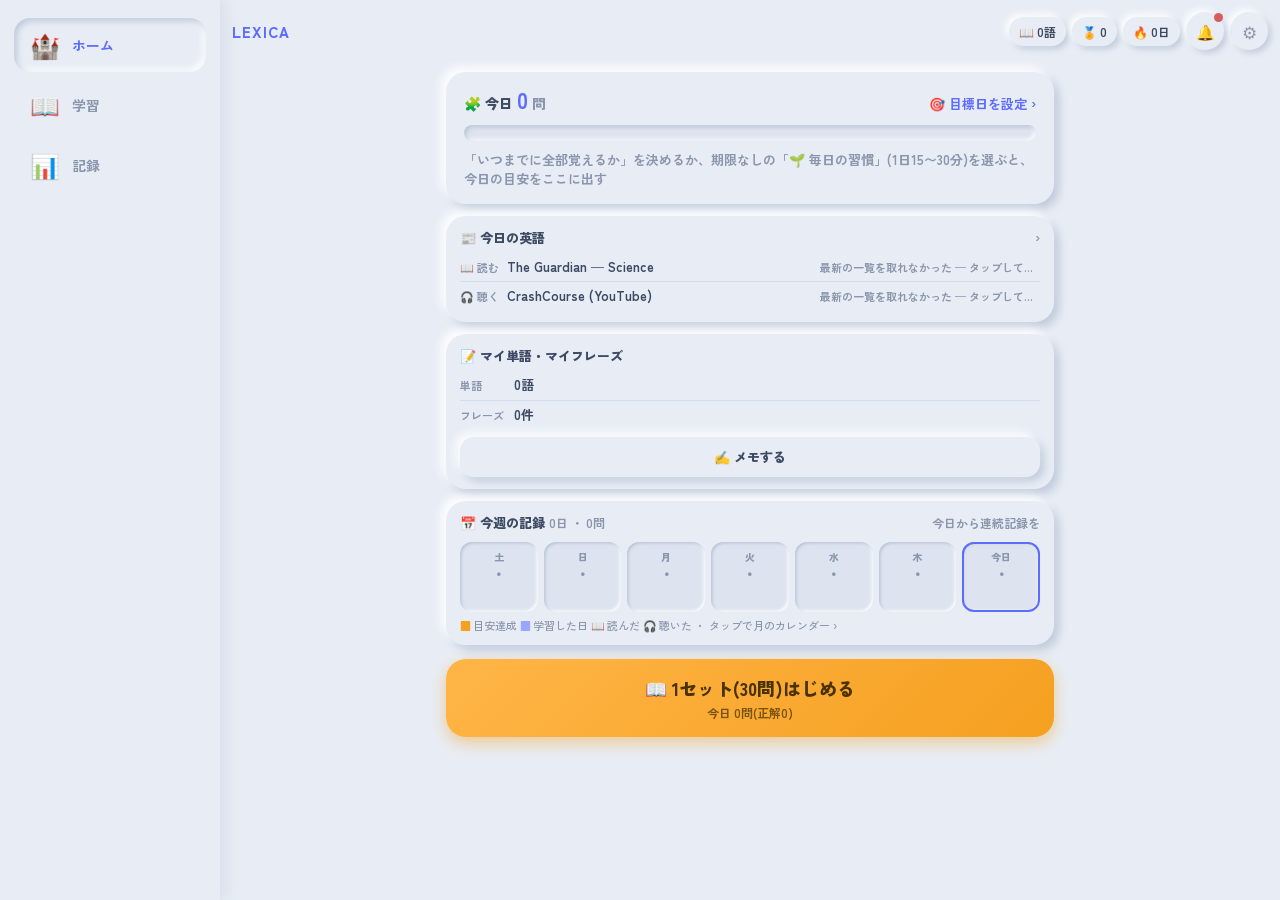
<file: index.html>
<!DOCTYPE html>
<html lang="ja">
<head>
<meta charset="UTF-8">
<meta name="viewport" content="width=device-width, initial-scale=1.0, maximum-scale=1.0, user-scalable=no">
<meta name="apple-mobile-web-app-capable" content="yes">
<!-- ステータスバーは default(不透明・本文はバーの下から)で確定(v4.5.0)。
     実機検証の結論:
     ・black-translucent+viewport-fit=cover → 下端がシステムの灰色で
       レターボックス化されタブが持ち上がる・モーダル下部が隠れる(IMG_1674/1676)
     ・default → 常時正常。ただし新規インストール初回起動のみステータスバー領域が
       灰色に塗られるiOSバグがある(IMG_1673)→ main.js の初回自動リロードで回避 -->
<meta name="apple-mobile-web-app-status-bar-style" content="default">
<meta name="theme-color" content="#E8EDF5">
<meta name="description" content="LEXICA(レキシカ) ─ 英検1級レベルの英単語を忘却曲線で覚える、サーバー不要の単語学習アプリ。">
<link rel="manifest" href="manifest.json">
<link rel="apple-touch-icon" href="icon-192.png">
<link rel="preconnect" href="https://fonts.googleapis.com">
<link rel="preconnect" href="https://fonts.gstatic.com" crossorigin>
<link href="https://fonts.googleapis.com/css2?family=Zen+Kaku+Gothic+New:wght@500;700;900&display=swap" rel="stylesheet">
<link rel="stylesheet" href="css/style.css">
<title>LEXICA ─ 単語と冒険の書</title>
</head>
<body>

<header>
  <div class="title">LEXICA</div>
  <div class="res"><span class="ic">📖</span><span id="resLv">Lv1</span></div>
  <div class="res"><span class="ic">🪙</span><span id="resGold">0</span></div>
  <div class="res"><span class="ic">🎫</span><span id="resTicket">0</span></div>
  <button id="bellBtn">🔔<span class="dot hidden" id="bellDot"></span></button>
  <button id="gearBtn">⚙</button>
</header>

<!-- ============ ホーム ============ -->
<main id="homeView">
  <div id="homeBox"></div>
</main>

<!-- ============ 学習(クイズ) ============ -->
<main id="quizView" class="hidden">
  <!-- 学習対象の切替(v5.0.0): 単語=従来のSRSクイズ/フレーズ=意図→英語の産出訓練/
       ミックス(v5.10.0・既定)=30問セットの5問目ごとにフレーズ -->
  <!-- 実戦・➕はモードではなく入口(v5.2.0/v5.6.0)。実戦はv5.10.0で全て選択式 -->
  <div class="seg qseg" id="quizSeg">
    <button data-q="mix" class="active">ミックス</button>
    <button data-q="w">単語</button>
    <button data-q="p">フレーズ</button>
    <button data-q="dr" class="qdr" title="Part 1 模試">🧪</button>
    <button data-q="add" class="qadd">➕</button>
  </div>
  <div id="promptCard">
    <!-- 上の行(v5.32.0): 左=バッジ(新規/復習)・単語の正誤確認中はその場所に品詞チップと📝マイ単語(#qMeta)/右=🔥連続・セット n/30・今日 n問(#qCount)。
         flexで並べ、右は縮めず左が…になる=重ならない。v5.31.0の📋コピー/🔍辞書のチップ(#qActs)は廃止(辞書はカードのタップ) -->
    <!-- v5.33.1(実機FB「復習と連続のあいだが空いているのに、その下に正解・ミス・定着があるのはきれいでない」):
         正解・ミス・定着(#qStats)はバッジの右(同じ行・この単語の情報=左のまとまり)。右の#qCount(セッションの情報)は入り切らないときだけ折り返して右寄せの2行目 -->
    <div id="qTop"><span id="qBadge">新規</span><span id="qMeta"></span><span id="qStats"></span><span id="qCount"></span></div>
    <div id="promptWord"></div>
    <!-- フレーズの並べ替えの組み立て行+答え合わせの全文表示(単語モードでは隠す) -->
    <div id="phrBuild" class="hidden"></div>
  </div>
  <div class="choices" id="choices"></div>
  <div id="resultBar">
    <div id="resultInfo">
      <div id="resultCard"></div>
    </div>
    <button id="nextBtn">次へ ▶</button>
  </div>
</main>

<!-- ============ 記録(v5.14.0: 数字・あゆみ・にがて・マイ単語・図鑑・実績。中身はrecords.jsのrenderRecords) ============ -->
<main id="recView" class="hidden">
  <div id="recBox"></div>
</main>

<!-- ============ 編成(そうび・カード・なかま) ============ -->
<main id="partyView" class="hidden">
  <div class="seg" id="partySeg">
    <button data-p="equip" class="active">呪文</button>
    <button data-p="cards">カード</button>
    <button data-p="chars">なかま</button>
  </div>
  <div id="pEquip">
    <div class="row">
      <div class="grow">戦闘力 <b id="eqPower" style="color:var(--accent); font-size:18px">0</b></div>
      <button class="btn primary" id="autoEqBtn">✨ おまかせ</button>
      <button class="btn" id="unEqBtn">解除</button>
    </div>
    <div id="eqChars"></div>
    <h2 style="margin:10px 4px 6px">📜 呪文 <span class="small" id="slotInfo"></span></h2>
    <div id="sentenceRow"></div>
    <div class="small" id="eqSets" style="margin-top:8px"></div>
    <!-- ダメージの式は開閉に畳む(v4.30.0のUI集約。開閉はutil.jsのdata-fold委譲ハンドラ) -->
    <button class="btn fold" data-fold="formulaWrap" aria-expanded="false" id="formulaToggle">
      <span class="grow" style="text-align:left">🧮 ダメージの式(しくみをくわしく)</span><span class="fchev">▼</span></button>
    <div class="foldbody" id="formulaWrap" hidden><div class="panel" id="formulaBox" style="margin-top:6px"></div></div>
  </div>
  <div id="pCards" class="hidden">
    <div class="row">
      <div class="grow small" id="cardSummary"></div>
    </div>
    <div class="seg" id="cardFilter">
      <button data-f="all" class="active">すべて</button>
      <button data-f="n">名詞</button>
      <button data-f="adj">形容詞</button>
      <button data-f="v">動詞</button>
      <button data-f="adv">副詞</button>
    </div>
    <div id="cardGrid"></div>
  </div>
  <div id="pChars" class="hidden">
    <div class="seg" id="charSortSeg">
      <button data-s="rar" class="active">レア</button>
      <button data-s="pow">力</button>
      <button data-s="dup">突破</button>
      <button data-s="dex">図鑑順</button>
    </div>
    <div id="charGrid"></div>
  </div>
</main>

<!-- ============ 冒険(v4.25.0: サバイバー一本化 ─ 中身はsv.jsのrenderAdvが描く) ============ -->
<main id="advView" class="hidden">
  <div id="svHub"></div>
</main>

<!-- ============ 単語のサバイバー(β・冒険タブから入る) ============ -->
<main id="svView" class="hidden">
  <!-- .svcolは既定でdisplay:contents(レイアウト透過=スマホは従来どおりの縦一列)。
       PC(1024px以上・pointer:fine)でだけ戦場/クイズの2カラムになる(v4.24.0・todaybgm方式) -->
  <div class="svcol" id="svColL">
    <!-- ヘッダーは1行に圧縮: 戻る+ステージ/残り時間+自機HP(クイズUIを最大化する=防衛線の知見) -->
    <div class="row" id="svHead" style="margin-top:4px; gap:8px; align-items:center">
      <button class="btn" id="svBack" style="padding:7px 12px">←</button>
      <div class="grow" style="font-weight:800; font-size:12px; line-height:1.3" id="svTitle"></div>
      <!-- 🏳=荒野(無限)だけの「切り上げて持ち帰る」ボタン(v4.24.0) -->
      <button class="btn" id="svQuitBtn" style="padding:7px 10px" hidden>🏳</button>
      <div id="svHpWrap">🛡<div class="bHp svchp"><i id="svHpBar"></i></div><b id="svHpTxt"></b></div>
    </div>
    <div id="svField"></div>
    <!-- ゲージ右は「次のLvまであと◯問」(v4.23.0実機FB)。🪙はヘッダーのsvTitle行へ -->
    <div id="svMeta">
      <span id="svLv">Lv1</span>
      <div class="svxp"><i id="svXpBar"></i></div>
      <span id="svNeed"></span>
    </div>
  </div>
  <div id="svCutin" class="hidden"></div>
  <div class="svcol" id="svColR">
    <div id="svPrompt">
      <span id="svBadge"></span>
      <span id="svCount"></span>
      <div id="svWord"></div>
      <div id="svStats"></div>
    </div>
    <div class="choices" id="svChoices"></div>
    <!-- 次へは常設枠(visibilityで出し入れ)=出題中と確認中で選択肢の位置が動かない -->
    <div class="row" id="svCtrl" style="margin-top:8px">
      <button class="btn primary" style="flex:1; visibility:hidden" id="svNextBtn">次へ ▶</button>
    </div>
  </div>
</main>

<!-- ============ ことだまスロット(ミニゲーム・冒険タブから入る v4.27.0) ============
     svViewと同じ「上=ゲーム/下=クイズ」構成・svcol=display:contentsでPCは2カラム。
     可逆設計: このブロック+js/slot.js+CSSブロック+TABS1行+renderAdvの入口パネルで完結。
     v5.8.0: UIから撤去中(js/slot.jsのSLOT_ENABLED=false)。ブロックは残し、復活はフラグ1つ -->
<main id="slotView" class="hidden">
  <div class="svcol" id="slColL">
    <div class="row" id="slHead" style="margin-top:4px; gap:8px; align-items:center">
      <button class="btn" id="slBack" style="padding:7px 12px">←</button>
      <div class="grow" style="font-weight:800; font-size:12px; line-height:1.3">🎰 ことだまスロット<br><span class="small" id="slSes"></span></div>
      <button class="btn" id="slMetaBtn" style="padding:7px 10px">📜</button>
      <div id="slBoost" class="slboostchip">◆0</div>
    </div>
    <div id="slMachine">
      <div id="slReels">
        <span class="sreel sspin">❔</span><span class="sreel sspin">❔</span><span class="sreel sspin">❔</span>
      </div>
      <div id="slMsg" class="small">リールは回り続ける ─ 正解のことだまを乗せろ</div>
    </div>
    <!-- 掛け金はスライダーで自由(🪙10〜2,000) -->
    <div class="row" id="slBetRow">
      <span class="small" style="flex:0 0 auto">掛け金</span>
      <input type="range" id="slBet" class="psim" style="margin-top:0" min="10" max="2000" step="10" value="100">
      <b id="slBetVal" style="flex:0 0 auto; color:var(--accent2); min-width:64px; text-align:right; font-size:13px">🪙100</b>
    </div>
  </div>
  <div class="svcol" id="slColR">
    <div id="slPrompt">
      <span id="slBadge"></span>
      <span id="slCount"></span>
      <div id="slWord"></div>
      <div id="slStats"></div>
    </div>
    <div class="choices" id="slChoices"></div>
    <div class="row" id="slCtrl" style="margin-top:8px">
      <button class="btn primary" style="flex:1; visibility:hidden" id="slNextBtn">次へ ▶</button>
    </div>
  </div>
</main>

<!-- ============ ガチャ ============ -->
<main id="gachaView" class="hidden">
  <div id="gachaBox"></div>
</main>

<!-- ============ 任務 ============ -->
<main id="missionView" class="hidden">
  <div class="seg" id="missionSeg">
    <button data-m="daily" class="active">デイリー<span class="segdot hidden" id="segDotD"></span></button>
    <button data-m="weekly">ウィークリー<span class="segdot hidden" id="segDotW"></span></button>
    <button data-m="ach">実績<span class="segdot hidden" id="segDotA"></span></button>
  </div>
  <div class="panel" id="missionList"></div>
</main>

<nav>
  <button id="navHome" class="active"><span class="nic badge">🏰<span class="dot hidden" id="navHomeDot"></span></span>ホーム</button>
  <button id="navQuiz"><span class="nic">📖</span>学習</button>
  <button id="navRec"><span class="nic">📊</span>記録</button>
  <button id="navParty"><span class="nic">🛡️</span>編成</button>
  <button id="navAdv"><span class="nic">🗺️</span>冒険</button>
  <button id="navGacha"><span class="nic">🔮</span>ガチャ</button>
</nav>

<div id="overlay"><div id="modal"></div></div>
<div id="toast"></div>

<script src="js/words.js"></script>
<script src="js/phrases.js"></script>
<script src="js/roots.js"></script>
<script src="js/util.js"></script>
<script src="js/state.js"></script>
<script src="js/myword.js"></script>
<script src="js/cards.js"></script>
<script src="js/chars.js"></script>
<script src="js/battle.js"></script>
<script src="js/pace.js"></script>
<script src="js/quiz.js"></script>
<script src="js/phrase.js"></script>
<script src="js/dungeon.js"></script>
<script src="js/missions.js"></script>
<script src="js/dex.js"></script>
<script src="js/sv.js"></script>
<script src="js/slot.js"></script>
<script src="js/sync.js"></script>
<script src="js/records.js"></script>
<script src="js/reading.js"></script>
<script src="js/lesson.js"></script>
<script src="js/main.js"></script>
</body>
</html>
</file>
<file: css/style.css>
/* LEXICA — Soft UI(白×青ニューモーフィズム・todaybgm準拠)
   面色は背景と同じ #E8EDF5 を基本とし、影の押し出し/窪みで区切る。
   本文13px以上(最小11px)・タッチターゲット44px以上・レアリティは枠+グローで冗長表現 */
:root{
  --bg:#E8EDF5; --bg2:#DDE4EF; --card:#E8EDF5; --card2:#F4F7FC;
  --line:#D3DCEC;
  --ink:#3D4A63; --sub:#8A96AD;
  --accent:#DE9A0E; --accent2:#5B6CFF;
  --ok:#27A567; --ok-bg:#DFF2E7; --ng:#D95C5C; --ng-bg:#F8E4E4;
  --r1:#8A96AD; --r2:#27A567; --r3:#3B7FE8; --r4:#9C5BDE; --r5:#DE9A0E;
  --pos-v:#D95C5C; --pos-n:#3B7FE8; --pos-adj:#27A567; --pos-adv:#9C5BDE;
  --shl:rgba(255,255,255,.90); --shd:rgba(136,152,184,.42);
}
/* touch-action:manipulation: iOSのダブルタップズーム(=画面下部2回タップで
   画面が持ち上がる事象の正体。user-scalable=noはiOS 10以降無視される)を無効化。
   スクロール・ピンチは生きる。#packのtouch-action:noneはIDセレクタが勝つ */
*{margin:0;padding:0;box-sizing:border-box;-webkit-tap-highlight-color:transparent;touch-action:manipulation}
html,body{height:100%}
html{background:var(--bg)} /* iOSスタンドアロン起動時にシステムが塗る領域も背景色に揃える */
body{
  font-family:"Zen Kaku Gothic New",-apple-system,BlinkMacSystemFont,"Hiragino Sans","Noto Sans JP",sans-serif;
  font-weight:500;
  background:var(--bg); color:var(--ink);
  display:flex; flex-direction:column;
  /* position:fixed: iOSでボタン連打時に文書ごとスクロールして
     下部ナビが持ち上がる(下に謎の余白が出る)のを防ぐ */
  position:fixed; inset:0; width:100%;
  max-width:520px; margin:0 auto;
  overflow:hidden; overscroll-behavior:none;
  padding-top:env(safe-area-inset-top);
  user-select:none; -webkit-user-select:none;
}
button{font-family:inherit; color:var(--ink)}

/* Soft UI 影レシピ: 浮き(raised)と窪み(inset) */
.panel,.ccard,.charcard,.gres,.gbanner,
.choice,.wslot.filled,.eqhero{
  box-shadow:-5px -5px 10px var(--shl), 5px 5px 10px var(--shd);
}

/* ホロ光沢(高レア・CTA用) */
.shine{position:relative; overflow:hidden}
.shine::after{content:""; position:absolute; top:-60%; left:-80%; width:45%; height:220%;
  background:linear-gradient(75deg, transparent, rgba(255,255,255,.85), transparent);
  animation:shinesweep 3.4s ease-in-out infinite; pointer-events:none}
@keyframes shinesweep{0%,55%{left:-80%} 100%{left:150%}}
@media (prefers-reduced-motion: reduce){ .shine::after{animation:none; display:none} }

/* 属性のパステルグラデーション(カードを主役に・彩度控えめ) */
.el0{background:linear-gradient(165deg,#F9E9E4 0%,var(--bg) 70%)}
.el1{background:linear-gradient(165deg,#E2ECFA 0%,var(--bg) 70%)}
.el2{background:linear-gradient(165deg,#E2F2E7 0%,var(--bg) 70%)}
.el3{background:linear-gradient(165deg,#F9F1D8 0%,var(--bg) 70%)}
.el4{background:linear-gradient(165deg,#EDE5F8 0%,var(--bg) 70%)}

/* ---- header ---- */
header{display:flex; align-items:center; gap:6px; padding:12px 12px 8px}
header .title{font-weight:900; font-size:15px; color:var(--accent2); margin-right:auto; white-space:nowrap; letter-spacing:1px}
.res{display:flex; align-items:center; gap:3px; background:var(--bg);
  border-radius:999px; padding:6px 10px; font-size:12px; font-weight:700; white-space:nowrap;
  box-shadow:-3px -3px 6px var(--shl), 3px 3px 6px var(--shd)}
.res .ic{font-size:12px}
#gearBtn,#bellBtn{border:none; background:var(--bg); color:var(--sub); border-radius:999px;
  width:38px; height:38px; font-size:17px; cursor:pointer; flex:0 0 auto;
  box-shadow:-3px -3px 6px var(--shl), 3px 3px 6px var(--shd)}
#bellBtn{position:relative; font-size:15px}
#bellBtn .dot{position:absolute; top:1px; right:1px; width:9px; height:9px; border-radius:50%; background:var(--ng)}

/* ---- main views ----
   下部はsafe-areaを足さない(viewport-fit=cover環境で足すとナビや本文が
   ホームインジケータ分持ち上がって見える=v4.3.0の実機FB) */
main{flex:1; min-height:0; overflow-y:auto; padding:8px 16px 12px}
.hidden{display:none !important}

/* ---- bottom nav ---- */
nav{flex:0 0 auto; display:flex; background:var(--bg);
  box-shadow:0 -6px 14px rgba(136,152,184,.22);
  padding:7px 8px} /* 下部safe-areaは足さない(v4.3.0でタブが持ち上がったFB) */
nav button{flex:1; border:none; background:none; color:var(--sub); font-size:13px; font-weight:700;
  padding:8px 0 6px; min-height:66px; cursor:pointer; border-radius:16px; margin:0 2px;
  display:flex; flex-direction:column; align-items:center; gap:3px}
nav button .nic{font-size:28px; line-height:1}
nav button.active{color:var(--accent2);
  box-shadow:inset 3px 3px 6px var(--shd), inset -3px -3px 6px var(--shl)}
nav button .badge{position:relative}
nav button .dot{position:absolute; top:-2px; right:-8px; width:9px; height:9px; border-radius:50%; background:var(--ng)}

/* ---- quiz ---- */
#quizView{display:flex; flex-direction:column; overflow:hidden}
/* v5.31.0: 高さは中身で決まる(min-heightは従来の24dvh)。答え合わせの枠(#phrBuild.wex)は出題時に高さを確保するので、
   答え合わせでカードも単語も動かない。上のバッジ行(絶対配置)ぶんの余白=padding-top */
#promptCard{
  background:var(--card2); border-radius:24px; padding:54px 16px 14px; text-align:center; /* v5.33.0: 上の行+正解・ミス・定着の行(どちらも絶対配置)ぶん */
  position:relative; flex:0 0 auto;
  box-shadow:-5px -5px 10px var(--shl), 5px 5px 10px var(--shd);
  height:auto; min-height:24vh; min-height:24dvh; display:flex; flex-direction:column; justify-content:center;
}
/* 単語モード(v5.31.0・#quizView.wmode): 結果バー(左下の品詞・語源・次へ ▶)は出さず、単語の下の枠に集約。
   v5.32.0(実機FB): 上部の📋コピー/🔍辞書のチップ(#qActs)は廃止。正誤確認中(.srch)はバッジ(新規/復習)の場所に品詞チップ・📝マイ単語(#qMeta)。
   カード下の「タップで辞書」の添え書きは出さない(辞書はカードのタップで開く・v4〜の挙動のまま)。復習かどうかは下の「これまで…定着」で分かる */
#quizView.wmode #resultBar{display:none}
#quizView.wmode #promptCard.srch::after{display:none}
/* 上の行(#qTop・v5.32.0): 左(バッジ/品詞)と右(🔥連続・セット n/30・今日 n問)をflexで並べる。右は縮めず(flex-shrink:0・1行)、左は min-width:0 で縮んで…になる=
   右の表記に被らない(v5.31.0の絶対配置2つ+中央のチップは390pxで重なった) */
/* v5.33.1: 折り返す(flex-wrap)。左のまとまり(バッジ/品詞+正解・ミス・定着)と右の#qCountが1行に入らない幅(スマホ)では、#qCountだけ2行目に右寄せで落ちる。
   「バッジだけが左・統計が下の行」の不揃い(実機FB)を無くす。幅があれば1行 */
#qTop{position:absolute; top:8px; left:12px; right:14px; display:flex; flex-wrap:wrap; align-items:center; gap:4px 8px; min-height:24px}
#qBadge{flex:0 0 auto; font-size:12px; font-weight:700; border-radius:999px; padding:4px 10px; background:var(--bg2); color:var(--accent2)}
#qMeta{display:none; flex:0 1 auto; min-width:0; white-space:nowrap; overflow:hidden; text-overflow:ellipsis; text-align:left; font-size:12px; align-items:center}
#qMeta .poschip{flex:0 0 auto; margin-right:6px} /* 品詞チップは欠けない */
#qMeta .rmeta.myw{flex:0 1 auto; min-width:0; overflow:hidden; text-overflow:ellipsis; white-space:nowrap; font-size:12px} /* 右が長いとき(⚡12連続 ・ セット 29/30 ・ 今日 119問)は📝側だけ…(390pxで確認) */
#qCount{margin-left:auto; flex:0 0 auto; font-size:12px; color:var(--sub); white-space:nowrap}
#quizView.wmode #promptCard.srch #qBadge{display:none}
#quizView.wmode #promptCard.srch #qMeta{display:flex}
#promptWord{font-size:40px; font-weight:900; line-height:1.25; word-break:break-word}
#promptWord.ja{font-size:24px; font-weight:700}
/* 正解・ミス・定着(v5.33.0・実機FB「メモ・用例の表示行数を増やすために位置や表記を変更」): 単語の下から上の行へ。
   v5.33.1: #qTopの中の1項目(バッジ/品詞の右・左寄せ・1行で…)。空(新規)のときは場所を取らない */
#qStats{flex:0 1 auto; min-width:0; font-size:12px; color:var(--sub); line-height:18px; white-space:nowrap; overflow:hidden; text-overflow:ellipsis}
#qStats:empty{display:none}
#qStats .qo{color:var(--ok); font-weight:700}
#qStats .qx{color:var(--ng); font-weight:700}
.choices{flex:1; min-height:0; display:flex; flex-direction:column; gap:11px; margin-top:12px; padding:2px 2px}
.choice{
  background:var(--bg); border:none; border-radius:18px;
  flex:1; min-height:56px; padding:4px 18px; font-size:17px; font-weight:700;
  text-align:left; cursor:pointer; color:var(--ink);
  display:flex; align-items:center; line-height:1.3; word-break:break-word;
  transition:transform .08s; overflow:hidden;
}
.choice:active{transform:scale(.97)}
.choice.correct{background:var(--ok-bg); color:var(--ok);
  box-shadow:inset 3px 3px 6px rgba(39,165,103,.25), inset -3px -3px 6px var(--shl)}
.choice.wrong{background:var(--ng-bg); color:var(--ng);
  box-shadow:inset 3px 3px 6px rgba(217,92,92,.25), inset -3px -3px 6px var(--shl)}
.choice.dim{opacity:.45}
.choice:disabled{cursor:default}
#resultBar{
  flex:0 0 auto; margin-top:10px; height:78px; /* 固定高: 表示前後でレイアウトが動かない */
  background:var(--card2); border-radius:18px;
  box-shadow:-4px -4px 8px var(--shl), 4px 4px 8px var(--shd);
  padding:8px 12px; display:flex; align-items:center; gap:10px; visibility:hidden;
}
#resultBar.show{visibility:visible; animation:pop .15s ease-out}
@keyframes pop{from{opacity:0; transform:translateY(6px)} to{opacity:1; transform:none}}
#resultInfo{flex:1; min-width:0}
/* 2行に収め、あふれた分は「…」を出さずに隠す。
   チップ(poschip)の縦paddingを行高26pxに収め、行箱の高さを揃える
   (揃っていないと2行目の下端が見切れる) */
#resultCard{font-size:13px; line-height:26px; max-height:52px; overflow:hidden}
.poschip{display:inline-block; border-radius:9px; padding:2px 10px; margin-right:7px;
  font-size:12px; font-weight:800; line-height:18px; background:var(--bg);
  box-shadow:inset 2px 2px 4px var(--shd), inset -2px -2px 4px var(--shl)}
.poschip.posv{color:var(--pos-v)} .poschip.posn{color:var(--pos-n)}
.poschip.posadj{color:var(--pos-adj)} .poschip.posadv{color:var(--pos-adv)}
.rmeta{display:inline-block; font-weight:700} /* タグ単位で改行(途中で折れない) */
.rmeta.wildm{color:var(--accent)}
#nextBtn{
  flex:0 0 44%; align-self:stretch; min-height:52px; border:none; border-radius:16px;
  background:linear-gradient(135deg,var(--accent2),#7B8CFF);
  color:#fff; font-size:17px; font-weight:800; cursor:pointer;
  box-shadow:0 6px 14px rgba(91,108,255,.4);
}
#nextBtn:active{opacity:.9; transform:scale(.98)}

/* ---- rarity / pos colors ---- */
.rc1{color:var(--r1)} .rc2{color:var(--r2)} .rc3{color:var(--r3)} .rc4{color:var(--r4)} .rc5{color:var(--r5)}
.bd1{border-color:var(--r1)!important} .bd2{border-color:var(--r2)!important} .bd3{border-color:var(--r3)!important}
.bd4{border-color:var(--r4)!important}
.bd5{border-color:var(--r5)!important}
.posv{color:var(--pos-v)} .posn{color:var(--pos-n)} .posadj{color:var(--pos-adj)} .posadv{color:var(--pos-adv)}

/* ---- generic sections ---- */
h2{font-size:14px; margin:16px 4px 8px; color:var(--sub); font-weight:700}
.panel{background:var(--bg); border-radius:20px; padding:14px}
.seg{display:flex; background:var(--bg); border-radius:16px; padding:4px; margin:8px 0;
  box-shadow:inset 3px 3px 7px var(--shd), inset -3px -3px 7px var(--shl)}
.seg button{flex:1; border:none; background:none; border-radius:13px; padding:11px 0; min-height:44px;
  font-size:13px; font-weight:700; color:var(--sub); cursor:pointer}
.seg button.active{background:var(--card2); color:var(--accent2);
  box-shadow:-2px -2px 5px var(--shl), 2px 2px 5px var(--shd)}
.segdot{display:inline-block; width:8px; height:8px; border-radius:50%; background:var(--ng);
  margin-left:4px; vertical-align:middle}
.btn{border:none; border-radius:14px; padding:11px 16px; min-height:44px; font-size:14px; font-weight:800; cursor:pointer;
  background:var(--bg); color:var(--ink);
  box-shadow:-4px -4px 8px var(--shl), 4px 4px 8px var(--shd)}
.btn.primary{background:linear-gradient(135deg,var(--accent2),#7B8CFF); color:#fff;
  box-shadow:0 5px 12px rgba(91,108,255,.4)}
.btn.gold{background:linear-gradient(135deg,#FFB547,#F5A020); color:#4A3200;
  box-shadow:0 5px 12px rgba(245,160,32,.4)}
.btn.danger{background:var(--ng-bg); color:var(--ng)}
.btn:disabled{opacity:.45; cursor:default; box-shadow:none}
.btn:active:not(:disabled){opacity:.9; transform:scale(.97)}
.row{display:flex; align-items:center; gap:8px}
.grow{flex:1; min-width:0}
.small{font-size:12px; color:var(--sub)}

/* ---- 日本語の改行位置 ----
   文の途中の不自然な折返しを防ぐ: 対応ブラウザ(Chrome系)は文節単位で折り返す。
   非対応ブラウザではこの宣言だけ無視されて従来どおり */
.newsrow span, .mrow .mname, .tile .tsub, #resultCard, .giftbox, .empty, #modal .small{
  word-break:auto-phrase}
/* 絵文字+数値のかたまり(🔥連続ミスN 等)は途中で折り返さない */
.qfire{display:inline-block; color:var(--accent)}
.mrow .mprog{white-space:nowrap}
.minibtn{border:none; border-radius:12px; padding:8px 12px; min-height:36px; font-size:12px; font-weight:800;
  cursor:pointer; background:linear-gradient(135deg,var(--accent2),#7B8CFF); color:#fff;
  box-shadow:0 4px 10px rgba(91,108,255,.35)}
.minibtn:disabled{opacity:.6; box-shadow:none}

/* ---- home(v4.29.0で刷新: 進捗の確認と学習の開始だけに絞る) ---- */
.studycta{display:block; width:100%; margin-top:14px; border:none; border-radius:20px; padding:16px;
  font-size:18px; font-weight:800; color:#4A3200; cursor:pointer; text-align:center;
  background:linear-gradient(135deg,#FFB547,#F5A020);
  box-shadow:0 6px 16px rgba(245,160,32,.45)}
.studycta .ctasub{display:block; font-size:12px; font-weight:700; margin-top:3px; opacity:.72}
.studycta:active{opacity:.92; transform:scale(.99)}
/* 今日の目安をヒーローに: 数字を大きく・余白を厚く */
.pacebar.phero{margin-top:6px; padding:16px 18px}
.pacebar.phero .pacetop{font-size:14px}
.pacebar.phero .pacetop b{font-size:30px; line-height:1}
.pacebar.phero .pacetop .ptgt{font-size:14px}
.pacebar.phero .pbar{height:16px; margin-top:12px}
/* v5.13.0: 学習の実績(自動付与)の行 */
.achhead{padding:4px 0 10px; border-bottom:1px solid var(--line); margin-bottom:4px}
.achstars{display:inline-flex; gap:3px; margin-left:6px; vertical-align:middle}
.achstars i{display:block; width:9px; height:9px; border-radius:50%; background:var(--bg2)}
.achstars i.on{background:var(--accent)}
.mrow.adone .mname{color:var(--ok)}
/* v5.14.0: 記録タブ */
#recView .stt{margin:0}
#recAch .achhead{padding-top:0}
/* v5.12.1: 目安のパネルにセットの●○バーを統合(ヒーロー用に少し大きく) */
.pacebar.phero .pacefoot+.pacefoot{margin-top:4px}
.pacebar.phero .pacemsg{font-size:13px; margin-top:9px}
/* v5.15.0: 記録タブの刷新(成長が見える1枚) */
.growhero{padding:16px 18px}
.growhero .pacetop b{font-size:28px; line-height:1}
.growhero .pacetop .ptgt{font-size:13px}
.growhero .pbar{height:14px; margin-top:10px}
.growhero .pacetop.gsub{margin-top:16px}
.growhero .pacetop.gsub b{font-size:20px}
.growhero .pbar.thin{height:10px; margin-top:8px}
.gplus{color:var(--ok)}
.gchart .hbar.cur{background:linear-gradient(180deg,#FFB547,#F5A020)}
.statgrid{display:grid; grid-template-columns:1fr 1fr; gap:8px; padding:10px}
.stat{display:flex; flex-direction:column; gap:2px; padding:10px 12px; border-radius:14px; background:var(--card2);
  box-shadow:inset 2px 2px 4px var(--shd), inset -2px -2px 4px var(--shl)}
.stat .sl{font-size:11px; font-weight:800; color:var(--sub)}
.stat .sv{font-size:18px; line-height:1.15; color:var(--ink)}
.stat .ss{font-size:11px; font-weight:700; color:var(--sub)}
#recView .homelinks .btn:last-child:nth-child(odd){grid-column:1/-1}
#recView .foldbody .panel{margin-top:6px}
/* v5.21.0: 記録タブ=タイルと成長の行がタップで詳細・📅学習カレンダー */
.stat.tap{border:none; font:inherit; text-align:left; width:100%; cursor:pointer; color:var(--ink)}
.stat.tap:active{transform:scale(.98)}
.stat .sl{display:flex; justify-content:space-between; align-items:center}
.stat .sl i{font-style:normal; font-size:15px; line-height:1; color:var(--sub)}
.stathint{grid-column:1/-1; font-size:11px; font-weight:700; color:var(--sub); text-align:center; padding-top:2px}
/* 🧪模試の推移(v5.28.1→v5.28.2): 正解数の折れ線(SVG) */
.mockchart{margin-top:8px; background:var(--bg); border-radius:14px; padding:6px 4px 2px}
.mockchart svg{display:block; width:100%; height:auto}
.herorow{cursor:pointer; border-radius:12px}
.herorow:active{opacity:.8}
/* v5.22.0: 語彙力の2色バー=薄い色(est)が見込み・濃い色が覚えた。見込みは下に敷いて重ねる */
.pbar.dual{position:relative}
.pbar.dual i{position:absolute; left:0; top:0}
.pbar.dual i.est{opacity:.35}
.growhero .vfoot{margin-top:12px; border-top:1px solid var(--bg2); padding-top:8px}
.calwd{display:grid; grid-template-columns:repeat(7,1fr); gap:4px; margin-top:10px; text-align:center; font-size:10px; font-weight:800; color:var(--sub)}
.calgrid{display:grid; grid-template-columns:repeat(7,1fr); gap:4px; margin-top:4px}
.cd{aspect-ratio:1; display:flex; flex-direction:column; align-items:center; justify-content:center; border:none; padding:0; border-radius:10px;
  font:inherit; font-size:12px; font-weight:800; cursor:pointer; background:var(--bg2); color:var(--sub);
  box-shadow:inset 1.5px 1.5px 3px var(--shd), inset -1.5px -1.5px 3px var(--shl)}
.cd.blank{background:none; box-shadow:none; cursor:default}
.cd .cdm{font-size:8px; height:10px; line-height:10px; letter-spacing:-1px}
.cd.did{background:linear-gradient(135deg,#E3E7FF,#D3D9FF); color:var(--accent2); box-shadow:none}
.cd.hit{background:linear-gradient(135deg,#FFB547,#F5A020); color:#4A3200; box-shadow:0 2px 6px rgba(245,160,32,.35)}
.cd.fz{background:linear-gradient(135deg,#E2F4FF,#CFEAFF); color:#2E7FB8; box-shadow:none}
.cd.today{outline:2px solid var(--accent2); outline-offset:-2px}
.cd.today.hit{outline-color:#B87400}
.cd.future, .cd:disabled{opacity:.4; cursor:default}
/* v5.15.0: ⚙設定のいちばん上=同期・更新の横並び */
.settop{gap:10px; margin-top:4px}
/* v5.15.0: 単語単位の並べ替え(片が3〜12個)はタイルを少し小さく */
#choices.chunks.words{gap:7px}
#choices.chunks.words.many{ gap:6px }
#choices.chunks.words.many .chunkbtn{ padding:7px 10px; min-height:36px; font-size:13px; border-radius:10px } /* 13〜16片(論述・根拠) v5.16.0 */
.dexcell .dst.dstep{ color:var(--sub) }
.wdetail{ text-align:center; padding:6px 2px }
.ptline{ margin-top:6px; padding-bottom:14px; font-size:12px; font-weight:700; color:var(--accent2); line-height:1.45 } /* 下の余白=辞書ヒント(::after absolute)と重ねない */ /* 論の運びの型(v5.16.0) */
.wdetail .wden{ font-size:24px; font-weight:900; letter-spacing:.01em; display:flex; align-items:center; justify-content:center; gap:8px; flex-wrap:wrap }
.wdetail .wdja{ font-size:16px; font-weight:700; margin-top:4px; color:var(--ink) }
#choices.chunks.words .chunkbtn{padding:9px 12px; min-height:40px; font-size:14px; border-radius:12px}
/* 直近7日のあゆみ(タップで全期間) */
.weekpanel{margin-top:12px; padding:12px 14px; cursor:pointer}
/* 今週の記録(v5.9.0): 曜日つき7マスのカレンダー。金=目安達成・青=学習した日・今日は枠線 */
.weekcal{display:grid; grid-template-columns:repeat(7,1fr); gap:6px; margin-top:10px}
.wc{display:flex; flex-direction:column; align-items:center; gap:1px; padding:7px 0 6px; border-radius:12px;
  background:var(--bg2); color:var(--sub); box-shadow:inset 1.5px 1.5px 3px var(--shd), inset -1.5px -1.5px 3px var(--shl)}
.wc .wcd{font-size:10px; font-weight:800}
.wc .wcn{font-size:15px; line-height:1.15; font-weight:800}
.wc .wcs{font-size:9px; font-weight:700; height:11px; line-height:11px}
.wc .wcr{font-size:9px; height:11px; line-height:11px; letter-spacing:-1px} /* 📖/🎧=今日の英語を✓した日(v5.10.2〜・空でも高さを予約) */
.rlhday{font-size:12px; font-weight:800; color:var(--accent2); padding:8px 0 2px}
.rlhrow .rlhk{flex:0 0 auto; font-size:16px}
.rlhrow .rlhtitle{font-size:13px; font-weight:800; color:var(--ink); text-decoration:none; word-break:break-word}
.wc.did{background:linear-gradient(135deg,#E3E7FF,#D3D9FF); color:var(--accent2); box-shadow:none}
.wc.hit{background:linear-gradient(135deg,#FFB547,#F5A020); color:#4A3200; box-shadow:0 2px 6px rgba(245,160,32,.35)}
.wc.today{outline:2px solid var(--accent2); outline-offset:-2px}
.wc.today.hit{outline-color:#B87400}
.wlg{display:inline-block; margin-right:2px; line-height:1}
.wlg.hit{color:#F5A020} .wlg.did{color:#9AA6FF}
/* 任務・図鑑の小さな入口(下部ナビにないもの) */
.homelinks{display:grid; grid-template-columns:1fr 1fr; gap:12px; margin-top:12px}
.homelinks .btn{display:flex; flex-direction:column; align-items:flex-start; gap:2px; padding:12px 14px; text-align:left}
.homelinks .hlsub{font-size:11px; font-weight:700; color:var(--sub)}
.homeclaim{display:block; width:100%; margin-top:12px}
.syncnag{margin-top:12px; padding:11px 14px; font-size:13px; font-weight:700;
  color:var(--accent2); cursor:pointer; text-align:center}
.syncnag:active{opacity:.85}
.newsrow{display:block; padding:10px 0; border-bottom:1px solid var(--line); line-height:1.5}
/* お知らせの整形(v5.24.0): 見出し=日付・版・要約/中身=箇条書き */
.newsrow .nhead{display:flex; gap:8px; align-items:baseline; flex-wrap:wrap; font-size:13px}
.newsrow .ndate{flex:0 0 auto; font-size:11px; color:var(--sub); font-weight:700}
.newsrow .nver{flex:0 0 auto; color:var(--accent2); font-weight:900}
.newsrow .ntitle{font-weight:800; color:var(--ink)}
.newsrow .nlist{margin:6px 0 0; padding-left:18px; font-size:12px; line-height:1.6; color:var(--sub); font-weight:600}
.newsrow .nlist li{margin:3px 0}
.newsrow:last-child{border-bottom:none}
/* イベント告知(ガチャ等)は暖色パネルで目立たせる */
.evpanel{background:linear-gradient(135deg,#FFF3DC,#FFEBC9)}
.evpanel .newsrow{border-bottom-color:#F2DDB4}
.giftbox{background:linear-gradient(135deg,#FFF3DC,#FFE9C0); border-radius:16px; padding:14px;
  text-align:center; font-size:13px; font-weight:700; color:#7A5510; margin-bottom:12px; line-height:1.7;
  box-shadow:-3px -3px 6px var(--shl), 3px 3px 6px var(--shd)}

/* ---- adventure tab ---- */
.charface{width:56px; height:56px; border-radius:16px; background:var(--card2);
  display:flex; align-items:center; justify-content:center; font-size:30px; flex:0 0 auto;
  box-shadow:inset 3px 3px 6px var(--shd), inset -3px -3px 6px var(--shl)}

/* ✓クリア回数(冒険のステージ一覧で使用。旧dungeon mapから続投) */
.dclear{color:var(--ok); font-size:11px; font-weight:800}

/* ---- 呪文の文(語順スロット): 空き=窪み / 配置済み=浮き ---- */
#sentenceRow{display:grid; grid-template-columns:repeat(4,1fr); gap:9px}
.wslot{background:var(--bg); border:1.5px solid transparent; border-radius:14px; padding:8px 3px;
  text-align:center; cursor:pointer; min-height:80px; display:flex; flex-direction:column;
  justify-content:center; gap:2px; position:relative; overflow:hidden;
  box-shadow:inset 3px 3px 7px var(--shd), inset -3px -3px 7px var(--shl)}
.wslot.filled{background:var(--card2)}
.wslot .wpos{font-size:9px; font-weight:800}
.wslot .wen{font-size:12px; font-weight:800; word-break:break-word; line-height:1.15}
.wslot .wfx{font-size:10px; color:var(--sub); font-weight:700}
.wslot .wplus{font-size:20px; color:var(--sub); opacity:.6}
.wslot.wdead{opacity:.55}
.wslot .wwarn{font-size:9px; color:var(--ng); font-weight:800}
.wslot .wmem{font-size:9px; font-weight:800; color:var(--accent)}
.wslot .wmem .wdue{color:var(--ng)}

/* ---- 数式プレビュー ---- */
.frow{display:flex; align-items:center; gap:8px; padding:7px 2px;
  border-bottom:1px solid var(--line); line-height:1.5; word-break:break-word}
.ftotal{margin-top:8px; font-weight:800; font-size:14px}
.ftotal b{color:var(--accent2); font-size:19px}
.prow.dim{opacity:.45}
/* ---- 出撃キャラ(呪文画面・1枚パネル) ----
   旧UIは横スクロールの全キャラ列(.charsel/.charopt)だったが、iOSでは
   横スクロール容器内の「角丸+光沢アニメ」のクリップが壊れて突破彩色が
   カード下端からはみ出す(なかまタブのグリッドでは起きない=v4.4系の実機FBで特定)。
   スクロール容器そのものを廃止し、パネル+選択モーダルに刷新(v4.5.0) */
.eqhero{display:flex; align-items:center; gap:12px; margin-top:10px; padding:13.5px 15.5px;
  background:transparent; border:none; border-radius:16px; cursor:pointer; position:relative}
/* v4.5.1: 彩色・背景は要素ではなく::before(実寸の子ボックス)に描く。
   shine(光沢アニメ)でレイヤー合成されると要素背景だけが枠から右下に数pxずれて
   描かれることがあるため(実機写真で確定・グリッドのなかまカードでは起きない)、
   背景を内容と同じ描画経路に載せてずれを断つ */
.eqhero::before{content:""; position:absolute; inset:0; border-radius:inherit;
  background:var(--bg); z-index:0}
.eqhero>*{position:relative; z-index:1}
.eqhero .ecf{font-size:36px; flex:0 0 auto}
.eqhero .cskill{white-space:normal}
.eqhero .btn{flex:0 0 auto}
.picker .prow{display:flex; align-items:center; gap:10px; padding:12px 6px; min-height:52px;
  border-bottom:1px solid var(--line); cursor:pointer}
.picker .prow:last-child{border-bottom:none}
.picker .sic{font-size:22px}

/* ---- cards tab ---- */
#cardGrid{display:grid; grid-template-columns:repeat(3,1fr); gap:11px; padding:2px}
.ccard{background:var(--bg); border:1.5px solid transparent; border-radius:16px; padding:12px 8px 10px;
  cursor:pointer; text-align:center; position:relative; overflow:hidden}
.ccard.equipped{padding-bottom:26px}
.ccard .cic{font-size:26px}
.ccard .cen{font-size:13px; font-weight:800; word-break:break-word; line-height:1.2; margin-top:3px}
.ccard .cja{font-size:11px; color:var(--sub); overflow:hidden; text-overflow:ellipsis; white-space:nowrap; margin-top:2px}
.ccard .crar{font-size:11px; font-weight:800; margin-top:3px}
.ccard .ccnt{position:absolute; top:5px; right:7px; font-size:11px; color:var(--sub); font-weight:700}
.ccard .clv{position:absolute; top:5px; left:7px; font-size:11px; color:var(--accent); font-weight:800}
.ccard .ceq{position:absolute; bottom:0; left:0; right:0; font-size:10px; font-weight:800;
  background:var(--accent); color:#fff; padding:3px 0}
.empty{padding:24px; text-align:center; color:var(--sub); font-size:13px; line-height:1.6}

/* ---- battle scene ---- */
#bScene{background:linear-gradient(180deg,#F2F6FC,#E3EAF5);
  border-radius:20px; padding:14px 12px 12px; position:relative; overflow:hidden;
  box-shadow:-5px -5px 10px var(--shl), 5px 5px 10px var(--shd)}
#bFloorTxt{text-align:center; font-size:14px; font-weight:800; color:var(--sub); margin-bottom:10px}
#bFloorTxt .bBoss{color:var(--ng); letter-spacing:1px}
#bArena{display:flex; justify-content:space-between; gap:16px; align-items:flex-end}
.bUnit{flex:1; min-width:0; text-align:center; position:relative; padding-top:8px}
.bFace{font-size:54px; line-height:1.15; transition:transform .3s, opacity .35s;
  filter:drop-shadow(0 4px 6px rgba(136,152,184,.5))}
.bFace.boss{font-size:68px}
.bUName{font-size:12px; font-weight:700; color:var(--sub); margin-top:4px;
  white-space:nowrap; overflow:hidden; text-overflow:ellipsis}
.bHp{height:10px; background:var(--bg2); border-radius:6px; margin-top:6px; overflow:hidden;
  box-shadow:inset 2px 2px 4px var(--shd), inset -2px -2px 4px var(--shl)}
.bHp i{display:block; height:100%; width:100%; background:var(--ok); border-radius:6px;
  transition:width .22s ease-out, background .22s}
.bHpN{font-size:14px; font-weight:800; margin-top:3px}
#bAct{text-align:center; min-height:24px; font-size:15px; font-weight:800; margin-top:12px; color:var(--ink)}
#bAct.skill{color:var(--accent2)} #bAct.win{color:var(--ok)}
#bAct.lose{color:var(--ng)} #bAct.boss{color:var(--ng)}
.bpop{position:absolute; top:6%; left:30%; font-size:23px; font-weight:900; color:var(--ink);
  text-shadow:0 2px 5px rgba(255,255,255,.95), 0 0 2px #fff; pointer-events:none; z-index:2;
  animation:bpop .9s ease-out forwards}
.bpop.crit{font-size:32px; color:#D98A00}
.bpop.hurt{color:var(--ng)}
.bpop.heal{font-size:16px; color:var(--ok)}
@keyframes bpop{0%{opacity:0; transform:translateY(8px) scale(1.35)}
  15%{opacity:1; transform:translateY(0) scale(1)} 100%{opacity:0; transform:translateY(-48px)}}
@keyframes bshake{0%,100%{transform:none} 25%{transform:translate(-3px,1px) rotate(-.7deg)}
  75%{transform:translate(3px,-1px) rotate(.7deg)}}
.bShake{animation:bshake .2s}
.bShakeBig{animation:bshake .18s 2}
@keyframes bflash{0%{filter:brightness(2.2) saturate(.3)} 100%{filter:none}}
.bFlash{animation:bflash .3s}
@keyframes blunge{30%{transform:translateX(16px)} 100%{transform:none}}
.lunge{animation:blunge .3s}
#bResult{text-align:center; padding:26px 0 20px; animation:pop .25s ease-out}
.brTitle{font-size:26px; font-weight:900}
#bResult.win .brTitle{color:var(--accent)}
#bResult.lose .brTitle{color:var(--ng)}
.brRew{font-size:21px; font-weight:900; margin-top:14px}
@media (prefers-reduced-motion: reduce){
  .bShake,.bShakeBig,.lunge,.bFlash{animation:none}
}

/* ---- gacha ---- */
/* 100連のサマリー表示(v4.31.0): レア度内訳とキャラ別の突破集計 */
.bulkcnt{margin-top:8px; padding:12px 14px; text-align:center; font-weight:800; font-size:14px}
.bulkdups{padding:10px 12px; display:flex; flex-wrap:wrap; gap:6px 14px}
.bulkdups .bdup{font-size:12px; color:var(--sub)}
.bulkdups .bdup b{color:var(--accent2)}
.gbanner{background:linear-gradient(135deg,#E4EAFF,#D5DFFB); border-radius:22px;
  padding:18px 16px; text-align:center}
.gbanner .gt{font-size:17px; font-weight:800; color:var(--ink)}
.gbanner .gs{font-size:12px; color:var(--sub); margin-top:5px}
.gbanner .grates{display:inline-block; font-size:12px; color:var(--sub); margin-top:10px;
  padding:7px 14px; border-radius:999px; cursor:pointer;
  box-shadow:inset 2px 2px 5px var(--shd), inset -2px -2px 5px var(--shl)}
.gbanner.limited{background:linear-gradient(135deg,#FFF0D6,#FFE2B4)}
.gbanner.limited .gt{color:#7A5510}
.gbanner.limited .gs{color:#A0803E}
.ltdtag{display:inline-block; background:var(--accent); color:#fff; font-size:11px; font-weight:800;
  border-radius:999px; padding:3px 10px; margin-bottom:6px}
.ltdmini{position:absolute; top:5px; left:7px; font-size:9px; font-weight:800;
  background:var(--accent); color:#fff; border-radius:6px; padding:1px 5px}
.charcard{background:var(--bg); border:1.5px solid transparent; border-radius:16px; padding:12px 6px;
  text-align:center; cursor:pointer; position:relative}
.cskill{font-size:10px; font-weight:800; color:var(--accent2); margin-top:3px;
  white-space:nowrap; overflow:hidden; text-overflow:ellipsis}
#charGrid,#pickCharGrid{display:grid; grid-template-columns:repeat(3,1fr); gap:11px; padding:2px}
/* 10連でもOKボタンまでスクロール不要な高さに収めるコンパクトグリッド */
.gresult{display:grid; grid-template-columns:repeat(auto-fill, minmax(72px,1fr));
  gap:8px; width:100%; margin:10px 0}
/* カードの面(枠・背景)は表=.gfr が持つ。裏=.gbk は同じ矩形を全面で覆う。
   border-radius: Soft UIの浮き影(白ハイライト)は.gresの形に沿うため、
   角丸がないと白い四角の角がカードの丸角からはみ出て見える */
.gres{position:relative; perspective:420px; border-radius:14px}
.gres .gface{font-size:26px; line-height:1.2}
.gres .grar{font-weight:800; font-size:11px}
.gres .gname{font-size:10px; font-weight:700; margin-top:2px; line-height:1.25;
  overflow:hidden; max-height:25px}
.gres .gsub{font-size:9px; color:var(--sub); margin-top:2px}
/* 裏面からのフリップ公開(ポケポケ流: 1枚ずつめくれていく開封の余韻) */
.gres .gin{position:relative; height:100%; transform-style:preserve-3d; animation:gflip .55s ease-out both}
@keyframes gflip{from{transform:rotateY(180deg)} to{transform:rotateY(0)}}
.gres .gfr{background:var(--bg); border:2px solid transparent; border-radius:14px; padding:9px 3px;
  text-align:center; position:relative; overflow:hidden; height:100%;
  display:flex; flex-direction:column; justify-content:center;
  backface-visibility:hidden; -webkit-backface-visibility:hidden}
.gres .gbk{position:absolute; inset:0; border-radius:14px; transform:rotateY(180deg);
  backface-visibility:hidden; -webkit-backface-visibility:hidden;
  background:linear-gradient(160deg,#5B6CFF,#2E3899); color:#fff;
  display:flex; align-items:center; justify-content:center; font-size:20px}
/* 単発(1回)の結果: 中央に大きく1枚 */
.gresult.single{grid-template-columns:1fr; justify-items:center}
.gresult.single .gres{width:200px}
.gresult.single .gfr{padding:24px 10px}
.gresult.single .gface{font-size:64px}
.gresult.single .grar{font-size:15px; margin-top:4px}
.gresult.single .gname{font-size:14px; max-height:none; margin-top:4px}
.gresult.single .gsub{font-size:12px; margin-top:4px}
.gresult.single .gdup{font-size:18px}
/* 突破ポップ(凸演出): 弾んで浮かんで消える */
.gres .gdup{position:absolute; top:32%; left:0; right:0; text-align:center; font-size:13px;
  font-weight:900; color:var(--accent); pointer-events:none; z-index:2;
  text-shadow:0 1px 5px #fff, 0 0 3px #fff;
  opacity:0; animation:gduppop 1s ease-out both}
@keyframes gduppop{0%{opacity:0; transform:scale(1.9)} 25%{opacity:1; transform:scale(1)}
  70%{opacity:1; transform:none} 100%{opacity:0; transform:translateY(-16px)}}
@media (prefers-reduced-motion: reduce){
  .gres .gin{animation:none} .gres .gbk{display:none} .gres .gdup{display:none}
}

/* ---- パック開封セレモニー(パックは鮮やかに・白UIで映える) ---- */
#packStage{display:flex; flex-direction:column; align-items:center; padding:8px 0 4px; min-height:300px; justify-content:center}
#pack{width:170px; height:230px; border-radius:18px; position:relative; cursor:grab; touch-action:none;
  background:linear-gradient(160deg,#5B6CFF,#3D4AC8 55%,#2E3899);
  box-shadow:0 14px 30px rgba(61,74,153,.45), inset 0 1px 0 rgba(255,255,255,.25);
  display:flex; flex-direction:column; align-items:center; justify-content:center}
#pack.ltdpack{background:linear-gradient(160deg,#F5A020,#D97E10 55%,#A85E0C);
  box-shadow:0 14px 30px rgba(168,94,12,.45), inset 0 1px 0 rgba(255,255,255,.3)}
#pack .packTear{position:absolute; top:34px; left:0; right:0; height:3px;
  background:repeating-linear-gradient(90deg,#ffffff88 0 7px, transparent 7px 13px)}
#pack .packCap{position:absolute; top:0; left:0; right:0; height:36px; border-radius:16px 16px 0 0;
  background:linear-gradient(180deg,rgba(255,255,255,.35),rgba(255,255,255,.08)); transition:transform .4s ease-in, opacity .4s}
#pack.open .packCap{transform:translate(46%,-130%) rotate(18deg); opacity:0}
#pack .packLogo{font-size:15px; font-weight:900; letter-spacing:2px; color:#fff; margin-top:20px}
#pack .packIc{font-size:64px; margin-top:6px; filter:drop-shadow(0 4px 8px rgba(0,0,0,.35))}
#pack .packHint{font-size:11px; color:rgba(255,255,255,.85); margin-top:12px; font-weight:700}
#pack.open{animation:packpop .4s ease-out}
@keyframes packpop{30%{transform:scale(1.06)} 100%{transform:scale(1)}}
#packFlash{position:fixed; inset:0; background:#fff; opacity:0; pointer-events:none; z-index:98}
#packFlash.go{animation:pflash .5s ease-out}
@keyframes pflash{0%{opacity:.9} 100%{opacity:0}}

/* ---- missions ---- */
.mrow{display:flex; align-items:center; gap:10px; padding:12px 4px; border-bottom:1px solid var(--line)}
.mrow:last-child{border-bottom:none}
.mrow .mname{font-size:14px; font-weight:700}
.mrow .mprog{font-size:12px; color:var(--sub); margin-top:2px}
.mbar{height:8px; background:var(--bg2); border-radius:6px; margin-top:5px; overflow:hidden;
  box-shadow:inset 2px 2px 4px var(--shd), inset -2px -2px 4px var(--shl)}
.mbar i{display:block; height:100%; background:var(--accent2); border-radius:6px}
.mrow .mrew{font-size:13px; font-weight:700; white-space:nowrap}
.claimbtn{border:none; border-radius:14px; padding:11px 14px; min-height:44px; font-size:13px; font-weight:800; cursor:pointer;
  background:linear-gradient(135deg,#FFB547,#F5A020); color:#4A3200; white-space:nowrap;
  box-shadow:0 4px 10px rgba(245,160,32,.4)}
.claimbtn:disabled{background:var(--bg2); color:var(--sub); box-shadow:none}
.done{color:var(--ok); font-size:12px; font-weight:800; white-space:nowrap}

/* ---- login bonus ---- */
.lgrid{display:grid; grid-template-columns:repeat(4,1fr); gap:8px; margin:12px 0}
.lday{background:var(--bg); border:1.5px solid transparent; border-radius:14px; padding:10px 2px; text-align:center; font-size:11px;
  box-shadow:inset 2px 2px 5px var(--shd), inset -2px -2px 5px var(--shl)}
.lday.got{opacity:.5}
.lday.now{border-color:var(--accent);
  box-shadow:-3px -3px 6px var(--shl), 3px 3px 6px var(--shd)}
.lday .ln{font-size:10px; color:var(--sub)}
.lday .lr{font-weight:800; margin-top:3px; font-size:12px}

/* ---- modal ---- */
#overlay{position:fixed; inset:0; background:rgba(61,74,99,.4); display:none;
  align-items:flex-end; justify-content:center; z-index:50}
#overlay.show{display:flex}
#modal{background:var(--bg); border-radius:28px 28px 0 0; width:100%; max-width:520px;
  max-height:86vh; max-height:86dvh; overflow-y:auto; padding:18px 16px 20px;
  box-shadow:0 -10px 30px rgba(61,74,99,.3);
  animation:up .18s ease-out}
@keyframes up{from{transform:translateY(30px); opacity:0} to{transform:none; opacity:1}}
#modal h3{font-size:17px; font-weight:800; margin-bottom:10px; padding-right:40px} /* ✕と重ならない */
/* ✕ボタンは高さ0のsticky帯に載せる(floatはモーダル直下のgridを狭めるため廃止) */
.mctop{position:sticky; top:0; height:0; z-index:6; text-align:right}
.mclose{border:none; background:var(--bg); color:var(--sub);
  width:36px; height:36px; border-radius:50%; font-size:15px; cursor:pointer;
  box-shadow:-3px -3px 6px var(--shl), 3px 3px 6px var(--shd)}

/* ---- toast ---- */
/* 中央寄せはleft/right+margin:autoで行う(transform中央寄せはタブ切替中に
   transitionが中途半端に固まると横位置がずれるため、transformは縦方向のみ) */
#toast{position:fixed; left:0; right:0; margin:0 auto; width:fit-content; bottom:92px;
  transform:translateY(10px);
  background:rgba(61,74,99,.92); color:#fff; backdrop-filter:blur(6px); font-size:13px; font-weight:700;
  border-radius:22px; padding:11px 20px; opacity:0; pointer-events:none; transition:all .2s; z-index:99;
  /* 長文は2行まで折り返す(nowrap+ellipsisだと更新通知などが見切れる=v4.6.0)。
     3行相当を超えたときだけ末尾を省略 */
  max-width:92vw; text-align:center; line-height:1.5;
  display:-webkit-box; -webkit-line-clamp:2; -webkit-box-orient:vertical; overflow:hidden}
#toast.show{opacity:1; transform:none}

/* stat table */
.stt{width:100%; border-collapse:collapse; font-size:13px; margin-top:6px}
.stt td{padding:7px 4px; border-bottom:1px solid var(--line)}
.stt td:last-child{text-align:right; font-weight:700}
.stt tr:last-child td{border-bottom:none}

/* ---- ビッグカード(カード詳細のTCG風表示) ---- */
.bigcard{width:76%; max-width:250px; margin:8px auto 0; aspect-ratio:3/4.1; border-radius:20px;
  border:2.5px solid var(--line); padding:16px 10px; display:flex; flex-direction:column;
  align-items:center; justify-content:center; text-align:center;
  box-shadow:-6px -6px 12px var(--shl), 8px 8px 18px var(--shd)}
.bigcard .bcic{font-size:44px}
.bigcard .bcen{font-size:20px; font-weight:800; margin-top:6px; word-break:break-word; line-height:1.2}
.bigcard .bcja{font-size:12px; color:var(--sub); margin-top:3px; line-height:1.4}
.bigcard .bcstars{font-weight:800; margin-top:6px; font-size:14px}
.bigcard .bctype{font-size:11px; font-weight:700; margin-top:6px}
.bigcard .bceffect{margin-top:10px; font-size:13px; font-weight:800; border-radius:12px; padding:8px 10px; width:92%;
  background:var(--bg); box-shadow:inset 2px 2px 5px var(--shd), inset -2px -2px 5px var(--shl)}

/* ---- レアリティグロー(サーフェス影より後に置いて優先) ---- */
.bd4{box-shadow:-4px -4px 8px var(--shl), 4px 4px 10px var(--shd), 0 0 10px rgba(156,91,222,.4)}
.bd5{box-shadow:-4px -4px 8px var(--shl), 4px 4px 10px var(--shd), 0 0 12px rgba(222,154,14,.45)}

/* ---- 突破の装い(なかまカード・編成の出撃キャラ) ----
   カード面をレアリティ色(--dupc: JSがN白銀/R緑/SR青/SSR金のRGBを渡す)で段階的に彩る:
   +3=淡彩グラデ+内枠 / +6=濃彩+光沢 / +10=フォイル(全面彩色+濃枠)。
   v4.0.0: 「暗く見える」FBを受けて白を混ぜた明るいフォイルに刷新 */
.charcard,.eqhero,.bigchar{--dupc:244,176,26; position:relative}
/* shine(ホロ光沢)用。eqheroにはshineを付けない(アニメ=レイヤー合成でiOSの
   背景・浮き影が角丸に沿わなくなるため。dungeon.js renderEqChars参照) */
.charcard,.bigchar{overflow:hidden}
/* iOS対策(下端の色欠け): 要素の高さが小数px(flexの均等伸縮など)のとき、
   グラデ背景の描画と角丸クリップが1px前後食い違い、下端に色欠けが出る。
   background-color / background-size での補填はどちらも枠外へはみ出した
   (v4.4.0〜4.4.2で実機確認)。そこで補填は inset box-shadow の下端帯で行う ─
   枠線(inset ring)と同じ描画パスなので端の位置が必ず一致し、
   はみ出しも隙間も原理的に出ない。帯色はグラデ終端(半透明×背景)を
   color-mix で不透明化して合わせる。box-shadowを2段書きしているのは
   color-mix非対応の古いブラウザへのフォールバック(1段目が生きる) */
.dup3.charcard,.dup3.bigchar{
  background:linear-gradient(165deg, #FFFFFF 0%, rgba(var(--dupc),.26) 100%);
  box-shadow:-4px -4px 8px var(--shl), 4px 4px 10px var(--shd),
    inset 0 0 0 1.5px rgba(var(--dupc),.55), 0 0 8px rgba(var(--dupc),.22);
  box-shadow:-4px -4px 8px var(--shl), 4px 4px 10px var(--shd),
    inset 0 0 0 1.5px rgba(var(--dupc),.55),
    inset 0 -3px 0 0 color-mix(in srgb, rgb(var(--dupc)) 26%, var(--bg)),
    0 0 8px rgba(var(--dupc),.22)}
.dup6.charcard,.dup6.bigchar{
  background:linear-gradient(160deg, #FFFFFF 0%, rgba(var(--dupc),.22) 45%, rgba(var(--dupc),.48) 100%);
  box-shadow:-4px -4px 8px var(--shl), 4px 4px 10px var(--shd),
    inset 0 0 0 2px rgba(var(--dupc),.75), 0 0 12px rgba(var(--dupc),.4);
  box-shadow:-4px -4px 8px var(--shl), 4px 4px 10px var(--shd),
    inset 0 0 0 2px rgba(var(--dupc),.75),
    inset 0 -3px 0 0 color-mix(in srgb, rgb(var(--dupc)) 48%, var(--bg)),
    0 0 12px rgba(var(--dupc),.4)}
.dup10.charcard,.dup10.bigchar{
  background:linear-gradient(135deg, rgba(var(--dupc),.5) 0%, #FFFFFF 30%, rgba(var(--dupc),.36) 55%, #FFFFFF 78%, rgba(var(--dupc),.6) 100%);
  box-shadow:-4px -4px 8px var(--shl), 4px 4px 10px var(--shd),
    inset 0 0 0 2.5px rgb(var(--dupc)), 0 0 16px rgba(var(--dupc),.55);
  box-shadow:-4px -4px 8px var(--shl), 4px 4px 10px var(--shd),
    inset 0 0 0 2.5px rgb(var(--dupc)),
    inset 0 -3px 0 0 color-mix(in srgb, rgb(var(--dupc)) 60%, var(--bg)),
    0 0 16px rgba(var(--dupc),.55)}
/* 出撃キャラパネル(v4.5.1): 彩色・リング・下端帯は::beforeに、
   外側グロー影はshineのoverflow:hiddenにクリップされないよう要素側に置く */
.dup3.eqhero{box-shadow:-4px -4px 8px var(--shl), 4px 4px 10px var(--shd), 0 0 8px rgba(var(--dupc),.22)}
.dup3.eqhero::before{
  background:linear-gradient(165deg, #FFFFFF 0%, rgba(var(--dupc),.26) 100%);
  box-shadow:inset 0 0 0 1.5px rgba(var(--dupc),.55);
  box-shadow:inset 0 0 0 1.5px rgba(var(--dupc),.55),
    inset 0 -3px 0 0 color-mix(in srgb, rgb(var(--dupc)) 26%, var(--bg))}
.dup6.eqhero{box-shadow:-4px -4px 8px var(--shl), 4px 4px 10px var(--shd), 0 0 12px rgba(var(--dupc),.4)}
.dup6.eqhero::before{
  background:linear-gradient(160deg, #FFFFFF 0%, rgba(var(--dupc),.22) 45%, rgba(var(--dupc),.48) 100%);
  box-shadow:inset 0 0 0 2px rgba(var(--dupc),.75);
  box-shadow:inset 0 0 0 2px rgba(var(--dupc),.75),
    inset 0 -3px 0 0 color-mix(in srgb, rgb(var(--dupc)) 48%, var(--bg))}
.dup10.eqhero{box-shadow:-4px -4px 8px var(--shl), 4px 4px 10px var(--shd), 0 0 16px rgba(var(--dupc),.55)}
.dup10.eqhero::before{
  background:linear-gradient(135deg, rgba(var(--dupc),.5) 0%, #FFFFFF 30%, rgba(var(--dupc),.36) 55%, #FFFFFF 78%, rgba(var(--dupc),.6) 100%);
  box-shadow:inset 0 0 0 2.5px rgb(var(--dupc));
  box-shadow:inset 0 0 0 2.5px rgb(var(--dupc)),
    inset 0 -3px 0 0 color-mix(in srgb, rgb(var(--dupc)) 60%, var(--bg))}

/* ---- なかま詳細(ビッグ表示) ---- */
.bigchar{width:70%; max-width:230px; margin:8px auto 12px; border-radius:20px;
  border:2.5px solid var(--line); padding:18px 10px; text-align:center;
  box-shadow:-6px -6px 12px var(--shl), 8px 8px 18px var(--shd)}
.bcskill{margin-top:10px; font-size:13px; font-weight:800; border-radius:12px; padding:8px 10px;
  background:var(--bg); color:var(--accent2); line-height:1.5;
  box-shadow:inset 2px 2px 5px var(--shd), inset -2px -2px 5px var(--shl)}

/* ---- 図鑑: 空き枠は「窪み」でコンプリート欲を作る(ポケポケ観察) ---- */
#dexGrid{display:grid; grid-template-columns:repeat(4,1fr); gap:8px; padding:6px 2px}
/* content-visibility: 画面外セル(2,500超)のレイアウト・描画をスキップ=図鑑の軽量化 */
.dexcell{border-radius:12px; padding:8px 2px; min-height:58px; text-align:center;
  display:flex; flex-direction:column; justify-content:center; gap:2px;
  content-visibility:auto; contain-intrinsic-size:auto 58px}
.dexcell.own{background:var(--card2); cursor:pointer;
  box-shadow:-3px -3px 6px var(--shl), 3px 3px 6px var(--shd)}
.dexcell.miss{box-shadow:inset 2px 2px 5px var(--shd), inset -2px -2px 5px var(--shl)}
body.nogame .dexcell.miss{cursor:pointer} /* v5.29.0: 未学習もタップで単語の詳細(辞書) */
.rlbtns .rldone.rlon{color:var(--ok); font-weight:800} /* v5.29.1: ✓済み=押し直しで取り消す */
.dexcell .den{font-size:10px; font-weight:800; word-break:break-word; line-height:1.15}
.dexcell.miss .den{color:var(--sub); font-weight:700; opacity:.8}
.dexcell .dst{font-size:9px; font-weight:800}
.dexcell .dmas{font-size:9px; color:var(--ok); font-weight:800}
#dexCharGrid{display:grid; grid-template-columns:repeat(3,1fr); gap:10px; padding:6px 2px}
.dexchar{border-radius:16px; padding:12px 4px; text-align:center; position:relative; overflow:hidden;
  content-visibility:auto; contain-intrinsic-size:auto 100px}
.dexchar.own{background:var(--bg); cursor:pointer;
  box-shadow:-4px -4px 8px var(--shl), 4px 4px 10px var(--shd)}
.dexchar.miss{box-shadow:inset 3px 3px 7px var(--shd), inset -3px -3px 7px var(--shl)}
.dexchar .dface{font-size:30px}
.dexchar.miss .dface{filter:brightness(0); opacity:.20}
.dexchar .dname{font-size:11px; font-weight:700; margin-top:3px; line-height:1.2}
.dexchar.miss .dname{color:var(--sub)}
/* 進捗の虹ライン(コレクション画面のアクセント・ポケポケ観察) */
.dexprog{height:8px; border-radius:6px; background:var(--bg2); overflow:hidden; margin-top:6px;
  box-shadow:inset 2px 2px 4px var(--shd), inset -2px -2px 4px var(--shl)}
.dexprog i{display:block; height:100%; border-radius:6px;
  background:linear-gradient(90deg,#5B6CFF,#27A567,#DE9A0E,#D95C5C,#9C5BDE,#5B6CFF);
  background-size:300% 100%; animation:rainbowshift 6s linear infinite}
@keyframes rainbowshift{from{background-position:0 0} to{background-position:300% 0}}
@media (prefers-reduced-motion: reduce){ .dexprog i{animation:none} }

/* ---- マイクロインタラクション ---- */
.ccard:active{filter:brightness(1.04)}

/* ---- 学習ペース管理(v4.7.0) ----
   今日の目安メーター: 学習タブ(#paceBar)とホーム(#homePace)で共用。
   進行中は青、達成で金に切り替わる。中身が空(未描画)のパネルは影ごと消す */
.pacebar{padding:12px 14px; cursor:pointer}
.pacebar:empty{display:none}
.pacetop{display:flex; justify-content:space-between; align-items:baseline; font-size:13px; font-weight:800}
.pacetop b{font-size:16px; color:var(--accent2)}
.pacetop b.pgold{color:var(--accent)}
.pacetop .ptgt{font-size:12px; color:var(--sub)}
.pbar{height:14px; background:var(--bg2); border-radius:8px; margin-top:8px; overflow:hidden;
  box-shadow:inset 2px 2px 4px var(--shd), inset -2px -2px 4px var(--shl)}
.pbar i{display:block; height:100%; border-radius:8px;
  background:linear-gradient(90deg,#7B8AFF,var(--accent2)); transition:width .4s}
.pbar.full i{background:linear-gradient(90deg,#FFB547,#F5A020)}
/* v5.34.0: 3本の線の目盛り(最低限・十分)はバーの中の細い白線、文字はバーの下に右端を線に揃えて置く */
.pbar{position:relative}
.pbar i.ptick{position:absolute; top:0; width:2px; height:100%; margin-left:-1px; border-radius:0; background:rgba(255,255,255,.9); transition:none}
.plabels{position:relative; height:13px; margin-top:3px; font-size:10px; font-weight:700; color:var(--sub)}
.plabels span{position:absolute; top:0; transform:translateX(-100%); white-space:nowrap; padding-right:2px}
.pacemsg{font-size:12px; font-weight:700; color:var(--sub); margin-top:7px}
.pacemsg.pdone{color:#C07C00}
.pacefoot{font-size:11px; color:var(--sub); margin-top:5px}
/* 目標日入力: Soft UIの窪みに合わせる(iOSのデフォルト装飾を外す) */
.pdate{width:100%; border:none; border-radius:14px; padding:12px; margin-top:6px;
  font-size:15px; font-weight:700; font-family:inherit; color:var(--ink); background:var(--bg2);
  box-shadow:inset 2px 2px 4px var(--shd), inset -2px -2px 4px var(--shl);
  -webkit-appearance:none; appearance:none; min-height:44px}
.ppre{flex:1}

/* 学習のあゆみ(v4.10.0): 直近14日のバーグラフ。
   金のバー=その日の目安を達成・点線=目安の高さ(バーと同じ縮尺) */
.histchart{display:flex; align-items:flex-end; gap:3px; margin-top:10px;
  padding:10px 8px 6px; background:var(--bg2); border-radius:14px;
  box-shadow:inset 2px 2px 4px var(--shd), inset -2px -2px 4px var(--shl)}
.hcol{flex:1; min-width:0; display:flex; flex-direction:column; align-items:center}
.hval{font-size:9px; font-weight:800; color:var(--sub); height:13px; line-height:13px}
.hbarw{position:relative; width:100%; height:56px; display:flex; align-items:flex-end; justify-content:center}
.hbar{width:72%; min-width:6px; border-radius:4px 4px 2px 2px;
  background:linear-gradient(180deg,#7B8AFF,var(--accent2))}
.hbar.hit{background:linear-gradient(180deg,#FFB547,#F5A020)}
.htick{position:absolute; left:0; right:0; height:0; border-top:2px dotted #A9B6D0}
.hday{font-size:9px; color:var(--sub); margin-top:3px}
/* 期間ナビ(◀▶で14日ずつさかのぼる)。端の期間ではボタンを薄くして無効に */
.hnav{flex:0 0 auto; min-width:44px; padding:8px 12px}
.hnav:disabled{opacity:.35; pointer-events:none}
.histnav{align-items:center}

/* ---- v4.9.0 ---- */
/* ヘッダー: 通貨の桁が増えても⚙・🔔を押し出さない(数値は短縮表記+チップ側も縮められる) */
header .res{flex:0 1 auto; min-width:0}
header .res span:last-child{overflow:hidden; text-overflow:ellipsis}
/* 正誤確認中: 単語カードのタップで辞書へ(出題中は無効) */
#promptCard.srch{cursor:pointer}
#promptCard.srch::after{content:"🔍 タップで辞書を開く"; position:absolute; bottom:6px; left:0; right:0;
  text-align:center; font-size:10px; font-weight:700; color:var(--sub)}

/* ---- v4.13.0 ---- */
/* なかまのカスタムアイコン: 絵文字と同じ文字サイズの枠に画像を収める */
.cface{width:1em; height:1em; object-fit:cover; border-radius:22%; vertical-align:-0.12em}
/* 図鑑の単語検索(窪みのSoft UI) */
.dexsearch{display:block; width:100%; margin-top:10px; padding:10px 14px; border:none; border-radius:14px;
  background:var(--bg); color:var(--ink); font:inherit; font-size:14px; outline:none;
  box-shadow:inset 3px 3px 6px var(--shd), inset -3px -3px 6px var(--shl)}
/* 時間帯の小目標(ホームの目安メーター内・8時〜20時按分) */
.pacenow{font-size:11px; color:var(--sub); margin-top:4px; font-weight:700}
.pacenow.pgood{color:var(--ok)}
/* クイズの定着ステップ(覚えるまであと何段階か) */
#qStats .qstep{color:var(--accent2); font-weight:800}
#qStats .qmas{color:var(--ok); font-weight:800}

/* ---- v4.13.1: カスタムアイコンのカードアート化 ----
   TCGのイラストのように、カード面では画像を面いっぱいに広げる。
   小さな顔アイコンの場所(既定の1em)とカード面をCSSで出し分ける */
.eqhero .ecf .cface{width:54px; height:54px; border-radius:14px; vertical-align:middle}
.charcard .cface, .dexchar .dface .cface, .gres .gface .cface{
  display:block; width:100%; height:auto; aspect-ratio:1; object-fit:cover;
  border-radius:10px; margin:0 auto}
.bigchar .cface{display:block; width:min(100%, 200px); height:auto; aspect-ratio:1;
  object-fit:cover; border-radius:14px; margin:0 auto}


/* ---- v4.20.0: 単語のサバイバー ----
   防衛線(v4.14〜4.19)を置き換えたモード(v4.25.0で冒険のメインに)。レイアウトの知見は継承:
   固定寸法+visibility切替で位置ずれを断つ/縦フレックスで選択肢が余白いっぱいに伸びる */
.svbeta{font-size:9px; font-weight:800; color:#fff; background:var(--accent2); border-radius:6px; padding:1px 6px; vertical-align:2px}
/* 冒険ハブ(v4.25.0: サバイバー一本化)。ステージはリスト(スマホ)/グリッド(PC) */
.svstage{width:100%; margin-top:8px; text-align:left; display:flex; align-items:center; gap:10px}
.svstage.locked{opacity:.5}
.svstage.next{box-shadow:-4px -4px 8px var(--shl), 4px 4px 10px var(--shd), 0 0 0 2px var(--accent2) inset}
.svstic{font-size:26px; width:32px; text-align:center; flex:0 0 auto}
/* v4.29.0: ハブの集約 ─ 次のステージ1枚+あそびかた3種+折りたたみのステージ一覧 */
.svnext{margin-top:12px; padding:14px 16px}
.svnextic{font-size:40px; flex:0 0 auto; width:52px; text-align:center}
.svmodes{display:grid; grid-template-columns:repeat(3,1fr); gap:10px; margin-top:12px}
.svmode{display:flex; flex-direction:column; align-items:center; gap:3px; padding:12px 6px 10px; text-align:center; line-height:1.35}
.svmode .svmic{font-size:28px}
.svmode b{font-size:13px}
.svmode .svmsub{font-size:10px; font-weight:700; color:var(--sub); line-height:1.4}
.svstages{width:100%; margin-top:12px; display:flex; align-items:center; gap:8px; text-align:left}
.svchev{font-size:11px; color:var(--sub); flex:0 0 auto}
.metaseg{margin:0 0 10px}
/* ビュー全体: 縦フレックス(選択肢が下部余白を全部使う) */
#svView{display:flex; flex-direction:column; overflow:hidden}
#svHead,#svField,#svMeta,#svPrompt,#svCtrl{flex:0 0 auto}
#svView .choices{flex:1; min-height:0; gap:9px; margin-top:8px}
#svView .choice{flex:1; min-height:48px; max-height:110px; font-size:17px; border-radius:15px}
/* ヘッダーの自機HP */
#svHpWrap{display:flex; align-items:center; gap:5px; flex:0 0 auto; font-size:15px}
#svHpWrap .svchp{width:66px; height:7px; margin-top:0; flex:0 0 auto}
#svHpWrap b{font-size:10px; color:var(--sub); min-width:28px; text-align:right}
#svHpWrap.svheal{animation:svheal .7s}
@keyframes svheal{0%{filter:none} 30%{filter:drop-shadow(0 0 7px rgba(39,165,103,.95)) saturate(1.4)} 100%{filter:none}}
#svHead.svshake{animation:svshake .45s}
@keyframes svshake{0%,100%{transform:translateX(0)} 25%{transform:translateX(-5px)} 50%{transform:translateX(5px)} 75%{transform:translateX(-3px)}}
/* フィールド: 固定高のアリーナ(自機中央・敵は絶対配置+CSSトランジションで迫る) */
#svField{position:relative; height:170px; min-height:170px; background:var(--bg); border-radius:12px;
  margin-top:6px; overflow:hidden;
  box-shadow:inset 2px 2px 5px var(--shd), inset -2px -2px 5px var(--shl)}
#svMe{position:absolute; left:50%; top:50%; transform:translate(-50%,-50%); z-index:3;
  font-size:24px; text-align:center; pointer-events:none;
  filter:drop-shadow(0 2px 5px rgba(91,108,255,.45))}
#svMe .cface{width:30px; height:30px; border-radius:8px}
.sve{position:absolute; width:32px; margin-left:-16px; margin-top:-15px; text-align:center;
  transition:left .26s linear, top .26s linear; pointer-events:none; z-index:2}
.sve .te{font-size:17px; line-height:1.15}
.sve.svb .te{font-size:26px}
.svhpb{height:3px; background:var(--bg2); border-radius:2px; margin:1px 5px 0; overflow:hidden}
.svhpb i{display:block; height:100%; background:var(--ng); border-radius:2px}
.svboom{transition:none; z-index:4}
.svboom .te{animation:svboomA .55s ease-out forwards}
@keyframes svboomA{0%{transform:scale(1); opacity:1} 40%{transform:scale(1.45)} 100%{transform:scale(.1); opacity:0}}
/* ダメージポップ(敵=青系アクセント/被弾=赤) */
.svpopw{position:absolute; width:40px; margin-left:-20px; margin-top:-24px; text-align:center;
  pointer-events:none; z-index:6}
.svpop{display:block; font-size:13px; font-weight:900; color:var(--accent);
  text-shadow:0 1px 0 var(--shl); animation:svpopA .8s ease-out forwards}
.svpop.svhit{color:var(--ng); font-size:12px}
@keyframes svpopA{0%{opacity:0; transform:translateY(8px)} 20%{opacity:1} 100%{opacity:0; transform:translateY(-16px)}}
/* 貫通ビーム(自機から敵方向へ一閃) */
.svbeam{position:absolute; left:50%; top:50%; width:50%; height:3px; margin-top:-1.5px; border-radius:2px;
  transform-origin:left center; z-index:3; pointer-events:none;
  background:linear-gradient(90deg, rgba(91,108,255,.1), rgba(91,108,255,.95), rgba(91,108,255,0));
  animation:svbeamA .55s ease-out forwards}
@keyframes svbeamA{0%{opacity:0} 30%{opacity:1} 100%{opacity:0}}
/* バーストの閃光(コンボ3段階) */
#svField.svfire{animation:svfireA .45s}
@keyframes svfireA{0%{filter:brightness(1)} 30%{filter:brightness(1.3) saturate(1.2)} 100%{filter:brightness(1)}}
#svField.svfire2{animation:svfireB .5s}
@keyframes svfireB{0%{filter:brightness(1)} 30%{filter:brightness(1.5) saturate(1.35)} 100%{filter:brightness(1)}}
#svField.svfire3{animation:svfireC .6s}
@keyframes svfireC{0%{filter:brightness(1)} 25%{filter:brightness(1.85) saturate(1.6) drop-shadow(0 0 9px rgba(255,181,71,.85))} 100%{filter:brightness(1)}}
/* メーター行: Lv・◆ゲージ・🪙 */
#svMeta{display:flex; align-items:center; gap:8px; margin-top:6px; padding:0 2px;
  font-size:12px; font-weight:800}
#svLv{color:var(--accent2); flex:0 0 auto}
.svxp{flex:1; height:8px; background:var(--bg); border-radius:4px; overflow:hidden;
  box-shadow:inset 1px 1px 3px var(--shd), inset -1px -1px 3px var(--shl)}
.svxp i{display:block; height:100%; width:0; border-radius:4px;
  background:linear-gradient(90deg, var(--accent2), var(--accent)); transition:width .3s}
/* ゲージ右は「次のLvまであと◯問」(v4.23.0・🪙はsvTitle行へ移設) */
#svNeed{color:var(--sub); font-size:11px; flex:0 0 auto; min-width:48px; text-align:right}
/* カットイン(ボス・開始告知) */
#svCutin{position:fixed; left:0; right:0; top:30%; z-index:70; text-align:center; pointer-events:none;
  font-weight:900; color:var(--ink); opacity:0;
  text-shadow:0 2px 10px rgba(136,152,184,.6)}
#svCutin .ci1{font-size:14px; color:var(--ng); letter-spacing:8px}
#svCutin .ci2{font-size:56px; line-height:1.15; filter:drop-shadow(0 4px 10px rgba(61,74,99,.4))}
#svCutin .ci3{font-size:19px}
#svCutin.go{animation:svcutin 1.45s ease-out forwards}
@keyframes svcutin{0%{opacity:0; transform:scale(.5)} 14%{opacity:1; transform:scale(1.12)} 24%{transform:scale(1)} 78%{opacity:1} 100%{opacity:0; transform:scale(1.04)}}
/* 単語枠は固定高: 出題中/確認中/単語の長短でレイアウトが動かない */
#svPrompt{position:relative; height:138px; padding:26px 12px 8px; margin-top:6px;
  display:flex; flex-direction:column; align-items:center; justify-content:center; overflow:hidden;
  background:var(--bg); border-radius:18px; text-align:center;
  box-shadow:-5px -5px 10px var(--shl), 5px 5px 10px var(--shd)}
#svBadge{position:absolute; top:8px; left:10px; font-size:11px; font-weight:800; color:var(--accent2);
  border-radius:999px; padding:3px 9px; background:var(--bg2)}
#svCount{position:absolute; top:10px; right:12px; font-size:11px; color:var(--sub)}
#svWord{font-size:34px; font-weight:900; line-height:1.25; word-break:break-word}
#svStats{font-size:11px; color:var(--sub); margin-top:4px; height:15px; overflow:hidden; white-space:nowrap}
#svStats .qo{color:var(--ok); font-weight:700}
#svStats .qx{color:var(--ng); font-weight:700}
#svStats .qstep{color:var(--accent2); font-weight:800}
#svStats .qmas{color:var(--ok); font-weight:800}
/* レベルアップ3択のボタン */
.svup{display:flex; align-items:center; gap:10px; width:100%; margin-top:10px; text-align:left; padding:10px 12px}
.svupic{font-size:22px; flex:0 0 auto}
@media (prefers-reduced-motion: reduce){
  .svpop,.svboom .te,.svbeam,#svField.svfire,#svField.svfire2,#svField.svfire3,
  #svHead.svshake,#svHpWrap.svheal,#svCutin.go{animation:none}
  .svpop{opacity:1}
  #svCutin.go{opacity:1}
  .sve{transition:none}
}

/* ---- v4.21.0: サバイバーPhase2/3(なかま召喚・宝箱・エリート・心得・デイリー) ---- */
/* なかま(衛星): 自機の周りを回る。青の影で敵と見分ける */
.svs{position:absolute; width:26px; margin-left:-13px; margin-top:-13px; text-align:center;
  transition:left .26s linear, top .26s linear; pointer-events:none; z-index:3;
  font-size:15px; line-height:1.2;
  filter:drop-shadow(0 1px 3px rgba(91,108,255,.55))}
.svs .cface{width:22px; height:22px; border-radius:6px}
/* なかまの攻撃ポップ(青) */
.svpop.svsat{color:var(--accent2); font-size:11px}
/* エリート個体: 大きく・紫がかった彩り */
.sve.svel .te{font-size:22px; filter:saturate(1.6) hue-rotate(-30deg) drop-shadow(0 0 4px rgba(155,89,255,.75))}
/* 宝箱スライム: 金の光をまとってはねる */
.sve.svch .te{animation:svchB 1.1s ease-in-out infinite;
  filter:drop-shadow(0 0 5px rgba(255,181,71,.9))}
@keyframes svchB{0%,100%{transform:translateY(0)} 50%{transform:translateY(-3px)}}
/* 心得(永続強化)の行 */
.svmeta{align-items:center; gap:10px; margin-top:10px}
/* 日替わりチャレンジのパネル */
@media (prefers-reduced-motion: reduce){
  .sve.svch .te{animation:none}
  .svs{transition:none}
}

/* ---- v4.22.0: サバイバー大改修(シナジー・無限・エフェクト・レイアウト) ---- */
/* プレイ中は下部ナビを消し、縦の余白を選択肢に渡す(「次へ」がナビに被るFBの根治)。
   ナビの代わりに自分の下端へsafe-area分のパディングを足す */
body.svplay nav{display:none}
body.svplay #svView{padding-bottom:calc(10px + env(safe-area-inset-bottom))}
/* 正誤確認中は単語タップで辞書へ(学習タブの#promptCard.srchと同じ流儀) */
#svPrompt.srch{cursor:pointer}
#svPrompt.srch::after{content:"🔍 タップで辞書を開く"; position:absolute; bottom:6px; left:0; right:0;
  font-size:10px; color:var(--sub); text-align:center}
/* 取得した規則(シナジー)のチップ: フィールド左下に常駐 */
#svRules{position:absolute; left:5px; bottom:4px; z-index:5; display:flex; gap:3px; flex-wrap:wrap;
  max-width:70%; pointer-events:none; font-size:10px; font-weight:800}
#svRules span{background:var(--bg2); border-radius:8px; padding:1px 5px; color:var(--sub);
  box-shadow:1px 1px 3px var(--shd)}
/* 弾道: 発射位置に生成→即座に着弾位置へCSSトランジションで飛ぶ */
.svshot{position:absolute; width:7px; height:7px; margin:-3.5px 0 0 -3.5px; border-radius:50%;
  background:var(--accent); box-shadow:0 0 6px rgba(91,108,255,.85); z-index:4; pointer-events:none;
  transition:left .18s linear, top .18s linear}
.svshot.svsats{background:var(--accent2); box-shadow:0 0 6px rgba(155,89,255,.8); width:6px; height:6px}
/* 稲妻(連鎖): 敵→敵を結ぶ回転線(%座標をJSでpx換算して長さ・角度を決める) */
.svarc{position:absolute; height:2.5px; border-radius:2px; transform-origin:left center; z-index:5;
  background:linear-gradient(90deg, rgba(255,214,89,.2), #ffd659, rgba(255,214,89,.2));
  box-shadow:0 0 5px rgba(255,214,89,.9); pointer-events:none;
  animation:svarcA .4s ease-out forwards}
@keyframes svarcA{0%{opacity:0} 25%{opacity:1} 100%{opacity:0}}
/* 爆発リング(爆散・ボス撃破) */
.svring{position:absolute; width:14px; height:14px; margin:-7px 0 0 -7px; border-radius:50%;
  border:3px solid rgba(255,138,71,.9); z-index:5; pointer-events:none;
  animation:svringA .5s ease-out forwards}
@keyframes svringA{0%{transform:scale(.4); opacity:1} 100%{transform:scale(3.2); opacity:0}}
/* 状態異常の敵カラー: 燃焼=橙・氷結=青 */
.sve.svburn .te{filter:sepia(.6) saturate(2.4) hue-rotate(-28deg) drop-shadow(0 0 4px rgba(255,120,40,.85))}
.sve.svchill .te{filter:saturate(1.6) hue-rotate(150deg) brightness(1.15) drop-shadow(0 0 4px rgba(80,160,255,.85))}
/* 会心のポップ: 金色で大きく */
.svpop.svcrit{color:#e8a400; font-size:16px; text-shadow:0 0 6px rgba(255,196,60,.7)}
/* レア規則の3択ボタン: 金の縁どり */
.svup.svrare{box-shadow:-4px -4px 9px var(--shl), 4px 4px 9px var(--shd), inset 0 0 0 2px rgba(232,164,0,.55)}
.svup.svrare .svupic{filter:drop-shadow(0 0 4px rgba(255,196,60,.8))}
/* シールド(あふれる癒し)の表示: HPバー横に小さく */
#svShield{font-size:10px; color:var(--accent2); font-weight:800}
@media (prefers-reduced-motion: reduce){
  .svshot{transition:none}
  .svarc,.svring{animation:none; opacity:0}
}

/* ---- v4.23.0 ---- */
/* 説明の丸?ボタン(todaybgm v0.9.1方式): 注釈は.help-note(hidden)に格納し、
   ?のタップで開閉。開いている間は?がアクセント色に反転する。
   CJK見出しに揃えるためvertical-align:middle+約1.5px持ち上げ(todaybgmの知見) */
.help-btn{border:none; background:var(--bg); color:var(--sub); width:24px; height:24px;
  border-radius:50%; font-size:13px; font-weight:800; cursor:pointer; flex:0 0 auto;
  vertical-align:middle; position:relative; top:-1.5px; padding:0;
  box-shadow:inset 2px 2px 4px var(--shd), inset -2px -2px 4px var(--shl)}
.help-btn[aria-expanded="true"]{color:#fff; background:var(--accent2); box-shadow:none}
.help-note{margin:6px 0 8px; padding:10px 12px; border-radius:12px; background:var(--bg2);
  font-size:12px; color:var(--sub); line-height:1.7; word-break:auto-phrase;
  box-shadow:inset 2px 2px 5px var(--shd), inset -2px -2px 5px var(--shl)}
/* ---- 開閉セクション(v4.30.0・UI集約の共通部品: foldSec) ---- */
.btn.fold{display:flex; width:100%; align-items:center; gap:8px; margin-top:10px; font-size:13px}
.btn.fold .fchev{flex:0 0 auto; color:var(--sub); font-size:11px}
.foldbody{padding:2px 0 0}
/* 長い訳語の選択肢: JSが1行に収まるまで文字を縮める(fitChoiceFont)。
   .fitmeasureは計測用の一時クラス(nowrapでの必要幅をscrollWidthから読む)。
   それでも収まらない長文は「かたまり」(choiceHTML: 読点ごとのinline-block)の境界でだけ
   折り返す ─ 旧text-wrap:balanceは2行を均等に割ろうとして「取り除く」の語中(取|り)など
   不自然な位置で早めに改行していたため撤去(v4.30.0・pounceの実機FB)。
   かたまりが行より長い緊急時だけ内部で折れる(break-wordが受け皿) */
.choice .ctxt{min-width:0}
.choice .cseg{display:inline-block; max-width:100%}
.choice.fitmeasure{white-space:nowrap}

/* ---- v4.24.0: PCデスクトップレイアウト(todaybgm v1.2.0と同じ流儀) ----
   スマホのレンダリングには一切影響しない(すべてメディアクエリ内+display:contentsラッパー)。
   ・720〜1023px(マウス主体)= 等倍拡大(zoom)でタッチターゲットごと広げる
   ・1024px以上(pointer:fine)= 下部タブを左サイドバー化+本文は読みやすい幅+
     サバイバーは戦場(左)/クイズ(右)の2カラム
   ・1680px以上 = さらにzoom 1.2 */
.svcol{display:contents} /* 既定はレイアウト透過=スマホの縦一列は完全無変更 */
.svnb{display:inline-block} /* 💀n・🪙n=絵文字+数値のかたまりを途中で折り返さない */
@media (min-width:720px) and (max-width:1023px) and (pointer:fine){
  body{zoom:1.15}
}
@media (min-width:1024px) and (pointer:fine){
  /* v4.25.0: 横幅の上限(980px)を撤廃 ─ 画面の横スペースを使い切る。
     本文はビューごとに「広くして得をする幅」まで広げる(読み物系は読みやすい幅を保つ) */
  body{max-width:none; display:grid;
    grid-template-columns:220px minmax(0,1fr);
    grid-template-rows:auto minmax(0,1fr)}
  header{grid-column:2; grid-row:1}
  main{grid-column:2; grid-row:2; width:100%; max-width:700px; justify-self:center}
  /* グリッド系ビューは広く(列が自動で増える) */
  main#homeView{max-width:640px}
  main#partyView,main#gachaView,main#advView{max-width:1120px}
  #cardGrid{grid-template-columns:repeat(auto-fill, minmax(150px,1fr))}
  #charGrid,#pickCharGrid{grid-template-columns:repeat(auto-fill, minmax(160px,1fr))}
  #sentenceRow{grid-template-columns:repeat(auto-fill, minmax(140px,1fr))}
  /* 冒険ハブ: ステージ一覧はカードグリッド */
  #svStageList{display:grid; grid-template-columns:repeat(auto-fill, minmax(330px,1fr)); gap:10px; margin-top:8px}
  #svStageList .svstage{margin-top:0}
  #svStageList[hidden]{display:none}
  .svmodes{gap:12px}
  /* サイドバー: 縦ナビ(アイコン+ラベルを横並びの行に)。上から詰めて並べる(v5.14.0: タブが2〜3個でも離れない) */
  nav{grid-column:1; grid-row:1/3; flex-direction:column; justify-content:flex-start !important; align-items:stretch;
    gap:6px; padding:18px 12px;
    box-shadow:6px 0 14px rgba(136,152,184,.16)}
  nav button{flex:0 0 auto; flex-direction:row; justify-content:flex-start; gap:12px;
    min-height:54px; padding:8px 16px; font-size:14px}
  nav button .nic{font-size:24px}
  /* サバイバー中もサイドバーは残す(スマホで消すのは縦の余白のためなのでPCでは不要) */
  body.svplay nav{display:flex}
  body.svplay #svView{padding-bottom:16px}
  /* モーダルはボトムシートではなく中央のダイアログに */
  #overlay{align-items:center; padding:24px}
  #modal{border-radius:28px; max-width:640px; max-height:82vh}
  /* サバイバー: 戦場(左)とクイズ(右)の2カラム。フィールドは縦の余白いっぱいに */
  main#svView{max-width:1520px; justify-self:center;
    display:grid; grid-template-columns:minmax(0,5fr) minmax(0,6fr);
    column-gap:22px; align-items:stretch}
  #svView .svcol{display:flex; flex-direction:column; min-height:0}
  #svField{flex:1; height:auto; min-height:260px}
}
@media (min-width:1680px) and (pointer:fine){
  body{zoom:1.2}
}

/* ---- v4.26.0: ログボバナー・ペース試算・ことだまスロット(サクッと5問はv5.8.0で廃止) ---- */
/* 今日のセット(v5.8.0): 30問=1セットの積み上げを●○で見せる(ホーム#homeSets・完了モーダル) */
.setpanel{margin-top:12px; padding:12px 14px; cursor:pointer}
.setpanel .pacetop b{font-size:22px; line-height:1}
.setpanel .pacetop .ptgt{font-size:13px; color:var(--sub)}
.giftbox .setstats{justify-content:center}
/* 冒険ハブのあそびかた: スロット撤去中は2列(v5.8.0・SLOT_ENABLED) */
.svmodes.two{grid-template-columns:repeat(2,1fr)}
/* ログインボーナスのバナー(起動モーダル廃止の受け皿。タップで7日カレンダー) */
.lgbanner{margin-top:12px; padding:11px 14px; font-size:13px; font-weight:700;
  cursor:pointer; text-align:center;
  background:linear-gradient(135deg,#FFF3DC,#FFE9C0); color:#7A5510}
.lgbanner:active{opacity:.85}
/* ペース試算のスライダー(Soft UIの窪みトラック) */
.psim{width:100%; margin-top:10px; -webkit-appearance:none; appearance:none; height:14px;
  border-radius:8px; background:var(--bg2); outline:none;
  box-shadow:inset 2px 2px 4px var(--shd), inset -2px -2px 4px var(--shl)}
.psim::-webkit-slider-thumb{-webkit-appearance:none; appearance:none; width:26px; height:26px;
  border-radius:50%; background:linear-gradient(135deg,var(--accent2),#7B8CFF); cursor:pointer;
  box-shadow:0 3px 8px rgba(91,108,255,.45)}
.psim::-moz-range-thumb{width:26px; height:26px; border:none; border-radius:50%;
  background:var(--accent2); cursor:pointer}
/* ことだまスロット(v4.27.0: 冒険タブのミニゲーム・svView準拠の独立ビュー=可逆設計のブロック)。
   レイアウトの流儀はサバイバーと同一: 縦フレックス+固定高の機械+固定高の単語枠+
   選択肢が余白いっぱい+次へは常設枠のvisibility切替 */
#slotView{display:flex; flex-direction:column; overflow:hidden}
#slHead,#slMachine,#slBetRow,#slPrompt,#slCtrl{flex:0 0 auto}
#slotView .choices{flex:1; min-height:0; gap:9px; margin-top:8px}
#slotView .choice{flex:1; min-height:48px; max-height:110px; font-size:17px; border-radius:15px}
body.svplay #slotView{padding-bottom:calc(10px + env(safe-area-inset-bottom))}
/* 機械: 固定高(svFieldと同じ思想)。◆ブースト中は金の縁どり=フィーバー感 */
#slMachine{position:relative; height:150px; min-height:150px; background:var(--bg); border-radius:12px;
  margin-top:6px; overflow:hidden; display:flex; flex-direction:column; align-items:center;
  justify-content:center; gap:10px; padding:6px 10px;
  box-shadow:inset 2px 2px 5px var(--shd), inset -2px -2px 5px var(--shl)}
#slMachine.slfever{box-shadow:inset 2px 2px 5px var(--shd), inset -2px -2px 5px var(--shl),
  inset 0 0 0 2px rgba(232,164,0,.55), 0 0 12px rgba(255,196,60,.3)}
#slMachine.slwin{animation:slwinA .55s}
@keyframes slwinA{0%{filter:brightness(1)} 30%{filter:brightness(1.45) saturate(1.4)} 100%{filter:brightness(1)}}
#slReels{display:flex; gap:12px}
.sreel{font-size:34px; width:56px; height:64px; display:flex; align-items:center; justify-content:center;
  background:var(--card2); border-radius:12px;
  box-shadow:-3px -3px 6px var(--shl), 3px 3px 6px var(--shd)}
.sreel.sspin{animation:sspinA .16s linear infinite; filter:blur(1.5px)}
@keyframes sspinA{0%{transform:translateY(-3px)} 50%{transform:translateY(3px)} 100%{transform:translateY(-3px)}}
#slMsg{min-height:18px; font-weight:700; text-align:center; line-height:1.4}
.slbtag{display:inline-block; font-size:10px; font-weight:800; color:#7A5510;
  background:linear-gradient(135deg,#FFE9C0,#FFD98F); border-radius:8px; padding:1px 7px; margin-right:4px}
/* ブースト◆チップ(ヘッダー右): ◆が乗っている間は金色 */
.slboostchip{flex:0 0 auto; font-size:13px; font-weight:900; color:var(--sub);
  background:var(--bg); border-radius:999px; padding:6px 12px;
  box-shadow:inset 2px 2px 4px var(--shd), inset -2px -2px 4px var(--shl)}
.slboostchip.on{color:#7A5510; background:linear-gradient(135deg,#FFE9C0,#FFD98F);
  box-shadow:0 0 10px rgba(255,196,60,.45)}
/* 掛け金スライダー行(つまみは.psimを共用) */
#slBetRow{gap:10px; margin-top:6px; padding:0 4px}
/* 単語枠・選択肢まわりはsvViewと同寸(固定高=位置ずれを断つ) */
#slPrompt{position:relative; height:138px; padding:26px 12px 8px; margin-top:6px;
  display:flex; flex-direction:column; align-items:center; justify-content:center; overflow:hidden;
  background:var(--bg); border-radius:18px; text-align:center;
  box-shadow:-5px -5px 10px var(--shl), 5px 5px 10px var(--shd)}
#slBadge{position:absolute; top:8px; left:10px; font-size:11px; font-weight:800; color:var(--accent2);
  border-radius:999px; padding:3px 9px; background:var(--bg2)}
#slCount{position:absolute; top:10px; right:12px; font-size:11px; color:var(--sub)}
#slWord{font-size:34px; font-weight:900; line-height:1.25; word-break:break-word}
#slStats{font-size:11px; color:var(--sub); margin-top:4px; height:15px; overflow:hidden; white-space:nowrap}
#slStats .qo{color:var(--ok); font-weight:700}
#slStats .qx{color:var(--ng); font-weight:700}
#slStats .qstep{color:var(--accent2); font-weight:800}
#slStats .qmas{color:var(--ok); font-weight:800}
#slPrompt.srch{cursor:pointer}
#slPrompt.srch::after{content:"🔍 タップで辞書を開く"; position:absolute; bottom:6px; left:0; right:0;
  font-size:10px; color:var(--sub); text-align:center}
/* PC(1024px以上+pointer:fine): サバイバーと同じ機械(左)/クイズ(右)の2カラム */
@media (min-width:1024px) and (pointer:fine){
  main#slotView{max-width:1520px; justify-self:center;
    display:grid; grid-template-columns:minmax(0,5fr) minmax(0,6fr);
    column-gap:22px; align-items:stretch}
  #slotView .svcol{display:flex; flex-direction:column; min-height:0}
  #slMachine{flex:1; height:auto}
  body.svplay #slotView{padding-bottom:16px}
}
@media (prefers-reduced-motion: reduce){
  .sreel.sspin{animation:none; filter:none}
  #slMachine.slwin{animation:none}
}

/* ---- フレーズ学習(v5.0.0・可逆設計のCSSブロック) ---- */
/* 切替セグは学習画面の縦空間を圧迫しないようコンパクトに(v4.7.1の知見: 縦積みは選択肢を押し出す) */
.qseg{margin:2px 0 6px; padding:3px}
.qseg button{min-height:34px; padding:7px 0}
/* 文脈行(v5.1.0): 出題時から常設(クローズの空欄/並べ替えの組み立て/口頭の案内)。
   min-heightで2行ぶんを予約し、答え合わせで空欄が埋まってもレイアウトが動かない。
   本文は地の色にして、核(.pkey)だけを色で立てる=「何を覚えるべきか」を1点に絞る */
#phrBuild{margin-top:8px; min-height:46px; font-size:14px; font-weight:700; line-height:1.6;
  color:var(--ink); word-break:break-word}
#phrBuild .pbslot{color:var(--sub); font-size:12px; font-weight:700}
.pkey{color:var(--accent2); font-weight:900}
.pblank{color:var(--accent2); font-weight:900; letter-spacing:1px}
/* 口頭ステージ(v5.1.0)のボタン色: 答えを見る/⭕言えた/✖まだ/🔊お手本 */
.choice.spshow{justify-content:center; text-align:center; color:var(--accent2)}
.choice.spok{color:var(--ok)}
.choice.spng{color:var(--ng)}
.choice.sptts{justify-content:center; text-align:center; font-size:14px; color:var(--sub)}
/* チャンクのタップボタン: 折り返して並ぶ(縦積みの.choiceとはレイアウトを変える) */
#choices.chunks{flex-direction:row; flex-wrap:wrap; align-content:flex-start; gap:9px}
.chunkbtn{flex:0 0 auto; border:none; border-radius:14px; padding:11px 14px; min-height:44px;
  font-size:15px; font-weight:700; background:var(--bg); color:var(--ink); cursor:pointer;
  box-shadow:-4px -4px 8px var(--shl), 4px 4px 8px var(--shd)}
.chunkbtn:active{transform:scale(.97)}
.chunkbtn.used{opacity:.22; box-shadow:none}
.chunkbtn.wrong{background:#FDE3E6; color:var(--ng); box-shadow:none}
.poschip.phrcat{color:var(--accent2)}

/* ---- v5.2.0: フレーズカードの重なり対策+実戦ドリル ---- */
/* フレーズは中央寄せをやめて上詰めにし、バッジ行(絶対配置)ぶんの余白を確保する。
   24dvhの中央寄せだと複数行の日本語+文脈行がバッジと重なっていた(実機FB)。
   小さい画面で収まらないときだけカードが伸びる(min-heightは従来と同じ) */
#promptCard.phr{justify-content:flex-start; height:auto; min-height:24vh; min-height:24dvh;
  padding-top:58px} /* v5.33.0: 正解・ミス・定着の行(絶対配置)が上に増えたぶん(42→58) */
#promptCard.phr #promptWord.ja{font-size:20px; line-height:1.45}
#promptCard.phr #promptWord.ja.fill{font-size:16px; line-height:1.55; text-align:left; font-weight:700} /* 穴埋め模試(v5.28.0): 20〜35語の英文 */
/* 実戦ドリルのメニューボタン(ホームのhomelinksと同じ縦積みスタイル) */
.drillbtn{display:flex; width:100%; flex-direction:column; align-items:flex-start; gap:3px;
  padding:12px 14px; text-align:left; margin-top:10px}
.drillbtn .hlsub{font-size:11px; font-weight:700; color:var(--sub); line-height:1.5}

/* ---- v5.3.0: 先に思い出すステップ+口頭の時間切れ表示 ---- */
.choice.rcbtn{flex-direction:column; justify-content:center; text-align:center; gap:3px;
  color:var(--accent2); font-size:15px}
.choice.rcbtn .rcsub{font-size:11px; font-weight:700; color:var(--sub)}
.sptimeup{flex:0 0 auto; text-align:center; color:var(--ng); font-weight:700; padding:2px 0}

/* ---- v5.6.0: マイフレーズ(登録UI) ---- */
.qseg button.qadd{flex:0 0 52px; font-size:15px}
.myta{width:100%; border:none; border-radius:14px; padding:12px; font-family:inherit;
  font-size:14px; line-height:1.6; color:var(--ink); background:var(--bg2); resize:vertical;
  box-shadow:inset 3px 3px 7px var(--shd), inset -3px -3px 7px var(--shl)}
.myta:focus{outline:2px solid var(--accent2)}
.mywords{display:flex; flex-wrap:wrap; gap:6px}
.wchip{border:none; border-radius:10px; padding:7px 9px; font-size:13px; font-weight:700;
  background:var(--bg); color:var(--sub); cursor:pointer;
  box-shadow:-3px -3px 6px var(--shl), 3px 3px 6px var(--shd)}
.wchip.ksel{background:var(--accent2); color:#fff; box-shadow:none}
.myrow{display:flex; align-items:center; gap:8px; padding:8px 0; border-bottom:1px solid var(--line); line-height:1.5}
.myrow:last-child{border-bottom:none}
.myrow .mydel{flex:0 0 auto; padding:8px 10px; min-height:38px}

/* ---- v5.7.0: フレーズ図鑑 ---- */
.dexsel{width:100%; border:none; border-radius:12px; padding:10px 12px; margin-top:8px;
  font-family:inherit; font-size:13px; font-weight:700; color:var(--ink); background:var(--bg2);
  box-shadow:inset 3px 3px 7px var(--shd), inset -3px -3px 7px var(--shl)}
#dexPhrList{margin-top:4px}
/* 行はcontent-visibilityで軽量化(図鑑2,582セルと同じ知見) */
.phrrow{display:flex; gap:8px; align-items:center; padding:9px 2px; border-bottom:1px solid var(--line);
  cursor:pointer; line-height:1.45; content-visibility:auto; contain-intrinsic-size:auto 58px}
.phrrow:last-child{border-bottom:none}
.phrrow .pen{font-size:13px; font-weight:800; word-break:break-word}
.phrrow.miss .pen{color:var(--sub); font-weight:700; opacity:.85}
.phrrow .pst{flex:0 0 auto; font-size:11px; font-weight:800}
.pstm{color:var(--ok)} .pstl{color:var(--accent2)} .pstn{color:var(--sub); font-weight:700}

/* ---- v5.10.0: ミス立て直し・全文4択・今日の英語 ---- */
/* 正誤確認中の正解の選択肢はタップで次へ(押せるまま残す)。右端の▶で「押せる」を示す */
.choice.correct.gonext{cursor:pointer}
.choice.correct.gonext::after{content:"次へ ▶"; margin-left:auto; padding-left:8px; flex:0 0 auto;
  font-size:11px; font-weight:800; opacity:.7}
.choice.correct.gonext:active{transform:scale(.97)}
/* ミスの手がかりチップ */
.rmeta.ngm{color:var(--ng)}
/* v5.11.0: 選んだ誤答の選択肢に、その意味を持つ単語を右端に表示(正解の「次へ ▶」と同じ位置・流儀) */
.choice.wrong.said::after{content:attr(data-said); margin-left:auto; padding-left:8px; flex:0 0 auto;
  font-size:12px; font-weight:800; opacity:.85; max-width:46%; overflow:hidden; text-overflow:ellipsis; white-space:nowrap}
.choice.wrong.said{justify-content:flex-start}
.btn .hlsub{font-size:11px; font-weight:700; color:var(--sub); margin-left:6px}
.rmeta.myw{color:var(--accent2)}
/* マイ単語の用例(v5.12.0): 答え合わせのあと単語カードの下・一覧・登録プレビュー */
.myex{display:block; font-size:13px; font-weight:600; color:var(--sub); line-height:1.5; text-align:left}
/* 単語モードの用例枠(v5.24.0): 2行ぶんの高さを出題時から確保し、長い用例は2行で切る=答え合わせで単語が動かない */
#phrBuild.wex{min-height:0; height:40px; margin-top:6px; overflow:hidden; display:block;
  font-size:13px; line-height:20px; font-weight:600; color:var(--sub); text-align:center}
#phrBuild.wex .myex{display:inline}
/* 答え合わせの行(v5.30.0→v5.30.1: 別の行・中央ぞろえ)。各行1行・はみ出しは… */
#phrBuild.wex .wrow{display:block; height:20px; line-height:20px; white-space:nowrap; overflow:hidden; text-overflow:ellipsis}
/* v5.31.0: 枠の高さは行数×20px(wexHeightがインラインで決める)。v5.32.0: 行=①意味1〜2行+②💡メモ1〜2行+③📝用例(あれば)。品詞・語源・似た形の行は外した。
   ①は太字・長い訳は2行に折り返して省略 */
#phrBuild.wex .wrow.wja{font-size:15px; font-weight:800; color:var(--ink)}
#phrBuild.wex .wrow.wja.two{height:40px; white-space:normal; display:-webkit-box; -webkit-line-clamp:2; -webkit-box-orient:vertical; overflow:hidden}
/* 複数行の行(.multi・v5.33.0・実機FB「メモを自動で適切な長さに改行」): 高さと-webkit-line-clampはインライン(wexRowHTMLが見積もった行数)。
   自然に折り返し(英単語は空白で・日本語は字で)、最後の行の末尾で… */
#phrBuild.wex .wrow.multi{white-space:normal; display:-webkit-box; -webkit-box-orient:vertical; overflow:hidden; text-overflow:clip; word-break:break-word}
#phrBuild.wex.memo{cursor:default}
#phrBuild.wex.memo .wrow[data-k="memo"]{cursor:pointer}
.weakrow .wopen{cursor:pointer} /* にがてノートの行タップで単語の詳細(v5.31.0) */
.wmemo{color:var(--accent2); font-weight:800}
.wpen{color:var(--sub); text-decoration:underline dotted var(--sub); text-underline-offset:3px}
.wsep{color:var(--sub)}
/* 似た形の違う文字の強調(.wdf・v5.30.2): 単語の詳細と覚え方メモの「区別したい相手」で使う(答え合わせの行はv5.32.0で廃止)
   v5.30.5(実機FB「強調の色が見えにくい」): 黄土色→はっきりした赤。v5.30.7(実機FB): 背景の塗りはやめ、赤い文字と同色の下線だけ */
.wdf{color:#D62828; font-weight:900; text-decoration:underline; text-decoration-color:#D62828; text-underline-offset:2px}
.mockfc b{color:var(--accent2)}
.homemock{width:100%; margin-top:10px; padding:11px 14px}
.homemock .hlsub{display:block; margin-left:0; margin-top:2px}
.myex b{color:var(--accent2)}
.myexs{font-weight:600; color:var(--sub)}
/* マイ単語の一覧: 意味はタップで手直し(テキスト風ボタン・点線下線で「押せる」を示す) */
.mywja{border:none; background:none; font:inherit; font-size:13px; font-weight:700; color:var(--ink); padding:0 2px; cursor:pointer;
  text-decoration:underline dotted var(--sub); text-underline-offset:3px; text-align:left; word-break:break-word}
/* にがてノートの並び替えセグ(v5.11.0) */
.weakseg{margin:8px 0 6px}
.weakseg button{font-size:12px; padding:7px 4px}
.weakrow .wkey{color:var(--ink); font-weight:800}
.rmeta.kin{color:var(--ok)}
/* 全文4択(フレーズ・box4〜/グラフ描写ドリル): 英文は長いので小さめの文字で複数行 */
.choice.fs{font-size:14px; line-height:1.35; padding:6px 14px; max-height:none; min-height:44px; word-break:normal; overflow-wrap:anywhere}
.qseg button.qdr{flex:0 0 46px; font-size:15px}
.drilltoday{display:inline-block; margin-left:4px; padding:1px 7px; border-radius:8px; font-size:10px; font-weight:800;
  background:var(--accent2); color:#fff; vertical-align:middle}
/* セット完了画面の「次の一手」ボタン(にがて特訓・今日のドリル) */
.setnext2{display:flex; width:100%; flex-direction:column; align-items:flex-start; gap:3px; padding:11px 14px; text-align:left; margin-top:8px}
.setnext2 .hlsub{font-size:11px; font-weight:700; color:var(--sub)}
.weakrow .qx{color:var(--ng); font-weight:800}
/* 今日の英語: ホームのパネル(2行)とモーダルのカード */
.rlpanel{margin-top:12px; padding:12px 14px; cursor:pointer}
.rlrows{margin-top:6px}
.rlrow{display:flex; gap:8px; align-items:baseline; padding:5px 0; font-size:13px; font-weight:700; line-height:1.4; min-width:0}
.rlrow+.rlrow{border-top:1px solid var(--line)}
.rlrow .rlk{flex:0 0 auto; font-size:11px; color:var(--sub)}
.rlrow .rlt{flex:1 1 auto; min-width:0; overflow:hidden; text-overflow:ellipsis; white-space:nowrap; color:var(--ink)}
.rlrow .rls{flex:0 1 auto; max-width:38%; overflow:hidden; text-overflow:ellipsis; white-space:nowrap; font-size:11px; color:var(--sub)}
.rlcard{background:var(--bg); border-radius:18px; padding:12px 14px; margin-top:10px;
  box-shadow:-4px -4px 8px var(--shl), 4px 4px 8px var(--shd)}
.rlcard .rlhead{font-size:12px; font-weight:800; color:var(--accent2)}
.rlcard .rlsrc{font-size:12px; font-weight:800; color:var(--sub); margin-top:4px; line-height:1.9}
.rlcard .rltitle{display:block; margin-top:6px; font-size:15px; font-weight:800; line-height:1.45; color:var(--ink); text-decoration:none; word-break:break-word}
.rlcard .rlmeta{font-size:11px; font-weight:700; color:var(--sub); margin-top:4px}
.rlcard .rldesc{font-size:12px; font-weight:700; color:var(--sub); line-height:1.55; margin-top:6px;
  display:-webkit-box; -webkit-line-clamp:3; -webkit-box-orient:vertical; overflow:hidden; word-break:auto-phrase}
.rlbtns{display:flex; flex-wrap:wrap; gap:8px; margin-top:10px}
/* v5.11.0: 学習の流れ(カード下の1行・進め方の手順・プロンプトの使いどき) */
.rlflowline{color:var(--accent2); margin-top:6px}
/* v5.20.1: 進め方=3区画(読む/聴く/時間がない日)・手順は番号つきの段組み(見出し太字+説明を下に) */
.rlflow{font-size:13px; line-height:1.55}
.rlfsec{background:var(--bg2); border-radius:14px; padding:10px 12px; margin-top:8px}
.rlfhd{display:flex; align-items:baseline; gap:8px; font-size:13px; font-weight:800}
.rlfhd span{font-size:11px; font-weight:700; color:var(--sub)}
.rlfsteps{list-style:none; counter-reset:rls; margin:4px 0 0; padding:0}
.rlfsteps li{counter-increment:rls; display:grid; grid-template-columns:22px 1fr; column-gap:8px; padding:7px 0; border-top:1px solid var(--line)}
.rlfsteps li:first-child{border-top:none}
.rlfsteps li::before{content:counter(rls); grid-row:1 / span 2; width:20px; height:20px; border-radius:50%; margin-top:1px;
  background:var(--bg); color:var(--accent2); font-size:11px; font-weight:800; display:flex; align-items:center; justify-content:center}
.rlfsteps li b{grid-column:2; font-size:13px; font-weight:800; line-height:1.4}
.rlfsteps li span{grid-column:2; font-size:12px; font-weight:600; color:var(--sub); line-height:1.55; margin-top:2px; word-break:auto-phrase}
.rlfsteps.rlfmin li::before{content:"・"; background:none; color:var(--sub); width:auto; font-size:13px}
.rlfsteps.rlfmin li{grid-template-columns:14px 1fr}
/* 進め方の下の入口2つ(単語登録・記録): 開閉の行(.btn.fold)と同じ左寄せの1行 */
.rlentry{display:flex; width:100%; align-items:center; gap:8px; margin-top:10px; font-size:13px; text-align:left}
.rlentry .grow{text-align:left}
.rlentry .hlsub{flex:0 0 auto; margin-left:0}
.rlpseg{flex-wrap:wrap}
.rlpseg button{font-size:12px; padding:7px 4px; min-width:45%}
.rlpwhen{margin-bottom:8px; line-height:1.5; color:var(--sub)}
.rlbtns .btn{padding:8px 12px; min-height:38px; font-size:12px; text-decoration:none; display:inline-flex; align-items:center}
.rlchips{display:flex; flex-wrap:wrap; gap:6px}
/* ⏱ 聴く長さの段(v5.23.0): 聴くカードの見出し下の1行 */
.rllenrow{display:flex; align-items:center; flex-wrap:wrap; gap:6px; margin-top:6px}
.rllenrow .wchip{padding:4px 10px; font-size:12px}
/* 🗣英会話(v5.25.0): ホームのパネルのボタン行・「使えた」 */
#homeSay .rlrow .rlk{min-width:4.2em} /* v5.28.3: 「単語」「フレーズ」を同じ幅にして数字の左端を縦にそろえる */
.sayrow{gap:8px; margin-top:8px}
.sayrow .btn{padding:9px 6px; min-height:40px; font-size:13px}
.sayused{flex:0 0 auto; padding:8px 10px; min-height:38px; font-size:12px}
.sayused.ok{color:var(--ok)}
/* 辞書引き(v5.35.0): 📝メモの1行入力に対する意味(チップ)/英語の候補(行) */
.saylook{margin-top:6px; padding:10px 12px}
.saylook .sayja{text-align:left}
.sayjp{font-size:10px; font-weight:800; opacity:.7; margin-right:4px}
.saylookmsg{margin-top:6px; padding:0 4px}
.myrow .sayreg{flex:0 0 auto; padding:8px 12px; min-height:38px}
.myrow .sayreg.ok{color:var(--ok)}
/* 効果音の種類・音量(v5.24.0・⚙設定→演出) */
.sfxrow{display:flex; align-items:center; flex-wrap:wrap; gap:6px; margin-top:8px}
.sfxrow .wchip{padding:5px 11px; font-size:12px}
.rlchip{display:inline-block; margin-right:4px; padding:1px 7px; border-radius:8px; font-size:10px; font-weight:800;
  background:var(--bg2); color:var(--sub); vertical-align:middle}
.rlchip.lv{background:#E3E7FF; color:var(--accent2)}
.rlchip.pay{background:#FFF3DC; color:#7A5510}
</file>
